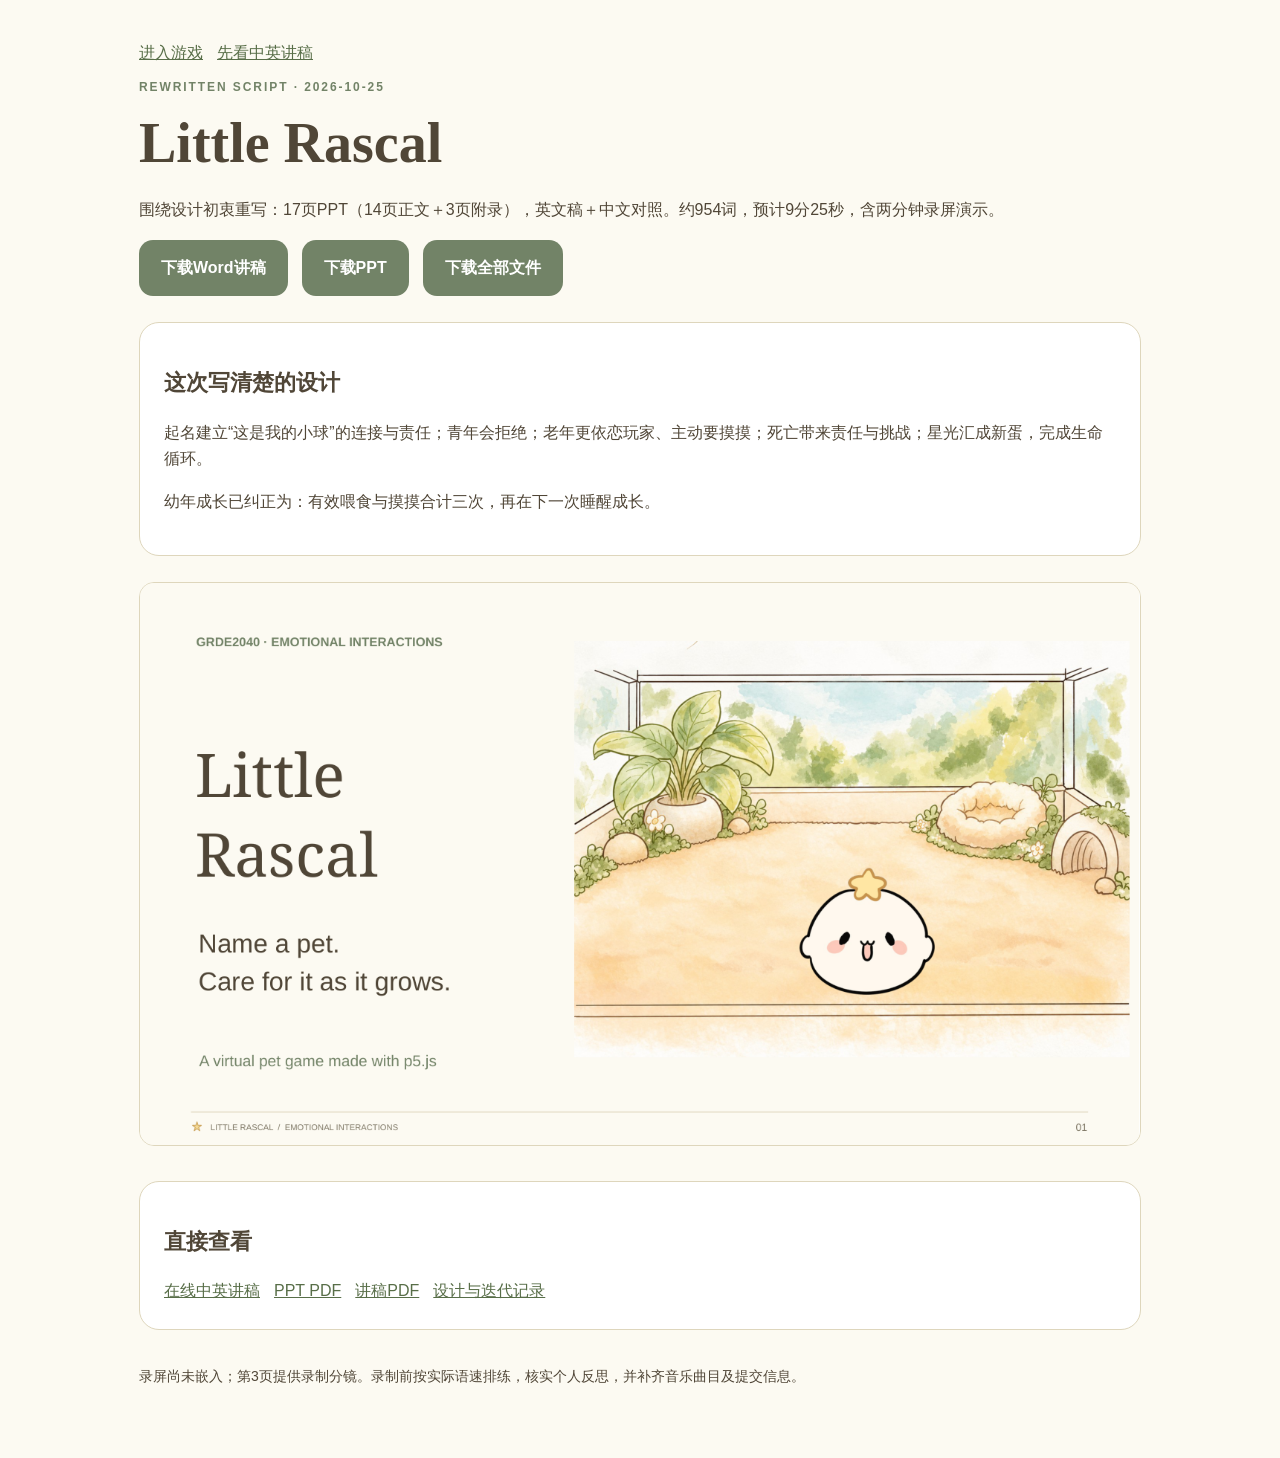
<file: presentation/index.html>
<!doctype html><html lang="zh-CN"><head><meta charset="utf-8"><meta name="viewport" content="width=device-width,initial-scale=1"><title>Little Rascal · Presentation</title><style>*{box-sizing:border-box}body{margin:0;background:#fcfaf2;color:#504637;font-family:Arial,"Noto Sans CJK SC",sans-serif;line-height:1.65}main{max-width:1050px;margin:0 auto;padding:40px 24px 70px}h1{font-family:Georgia,serif;font-size:clamp(34px,6vw,56px);line-height:1.2;margin:8px 0 20px}h2{font-size:22px}a{color:#586e48}nav,.downloads{display:flex;gap:14px;flex-wrap:wrap}.button{display:inline-block;border-radius:14px;background:#728367;color:white;padding:15px 22px;font-weight:bold;text-decoration:none}.secondary{background:#ece5d2;color:#504637}section{background:white;border:1px solid #ded6bc;border-radius:20px;padding:24px;margin:26px 0}img{width:100%;height:auto;border-radius:15px;border:1px solid #ded6bc}.muted{color:#817967}.tag{letter-spacing:.16em;font-size:12px;color:#728367;font-weight:bold}.script p{white-space:pre-line}.time{color:#817967;font-size:14px}details{margin:18px 0}summary{cursor:pointer;font-weight:bold}footer{margin-top:35px;font-size:14px}a:focus-visible{outline:3px solid #cca35a;outline-offset:4px}</style></head><body><main><nav><a href="../?v=387cfd0">进入游戏</a><a href="script.html?v=plain-v4-total-three-20261025">先看中英讲稿</a></nav><p class="tag">REWRITTEN SCRIPT · 2026-10-25</p><h1>Little Rascal</h1><p>围绕设计初衷重写：17页PPT（14页正文＋3页附录），英文稿＋中文对照。约954词，预计9分25秒，含两分钟录屏演示。</p><div class="downloads"><a class="button" download href="Little_Rascal_Speaker_Script_EN_ZH.docx?v=plain-v4-total-three-20261025">下载Word讲稿</a><a class="button" download href="Little_Rascal_Presentation.pptx?v=plain-v4-total-three-20261025">下载PPT</a><a class="button" download href="Little_Rascal_Presentation_Pack.zip?v=plain-v4-total-three-20261025">下载全部文件</a></div><section><h2>这次写清楚的设计</h2><p>起名建立“这是我的小球”的连接与责任；青年会拒绝；老年更依恋玩家、主动要摸摸；死亡带来责任与挑战；星光汇成新蛋，完成生命循环。</p><p>幼年成长已纠正为：有效喂食与摸摸合计三次，再在下一次睡醒成长。</p></section><img src="cover.png?v=plain-v4-total-three-20261025" alt="Little Rascal演示文稿封面"><section><h2>直接查看</h2><nav><a href="script.html?v=plain-v4-total-three-20261025">在线中英讲稿</a><a href="Little_Rascal_Presentation.pdf?v=plain-v4-total-three-20261025">PPT PDF</a><a href="Little_Rascal_Speaker_Script_EN_ZH.pdf?v=plain-v4-total-three-20261025">讲稿PDF</a><a href="Revision_Record_EN_ZH.md?v=plain-v4-total-three-20261025">设计与迭代记录</a></nav></section><footer>录屏尚未嵌入；第3页提供录制分镜。录制前按实际语速排练，核实个人反思，并补齐音乐曲目及提交信息。</footer></main></body></html>
</file>
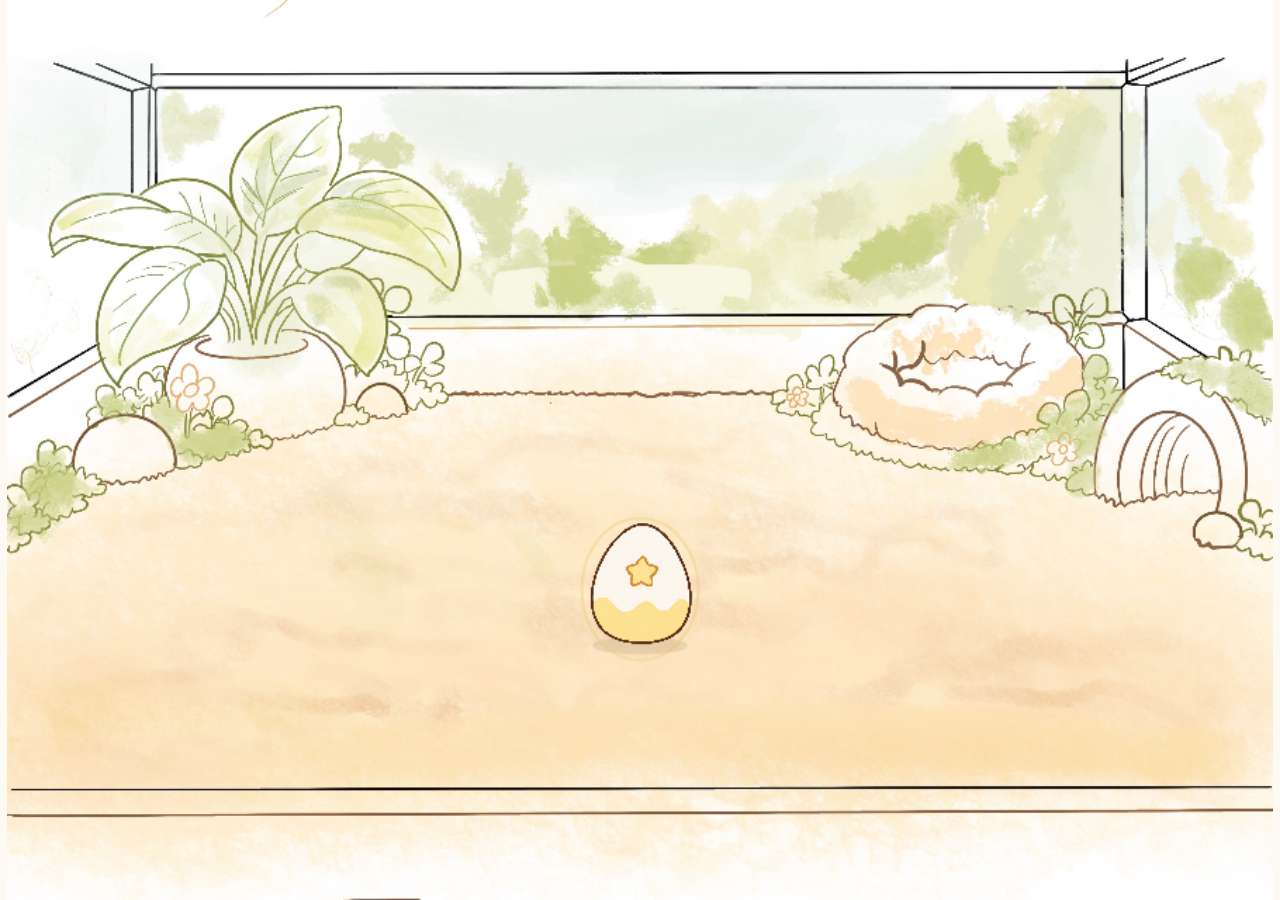
<file: previews/hatching/index.html>
<!doctype html>
<html lang="en">
<head>
  <meta charset="utf-8">
  <meta name="viewport" content="width=device-width, initial-scale=1">
  <base href="../../">
  <title>Little Rascal — Hatching preview</title>
  <link rel="stylesheet" href="style.css">
  <script src="p5.js"></script>
</head>
<body>
  <main aria-label="Hatching animation preview. Click the egg or press Enter to hatch. Press R to replay."></main>
  <script src="previews/hatching/sketch.js?v=gentle-hatch-2"></script>
</body>
</html>
</file>
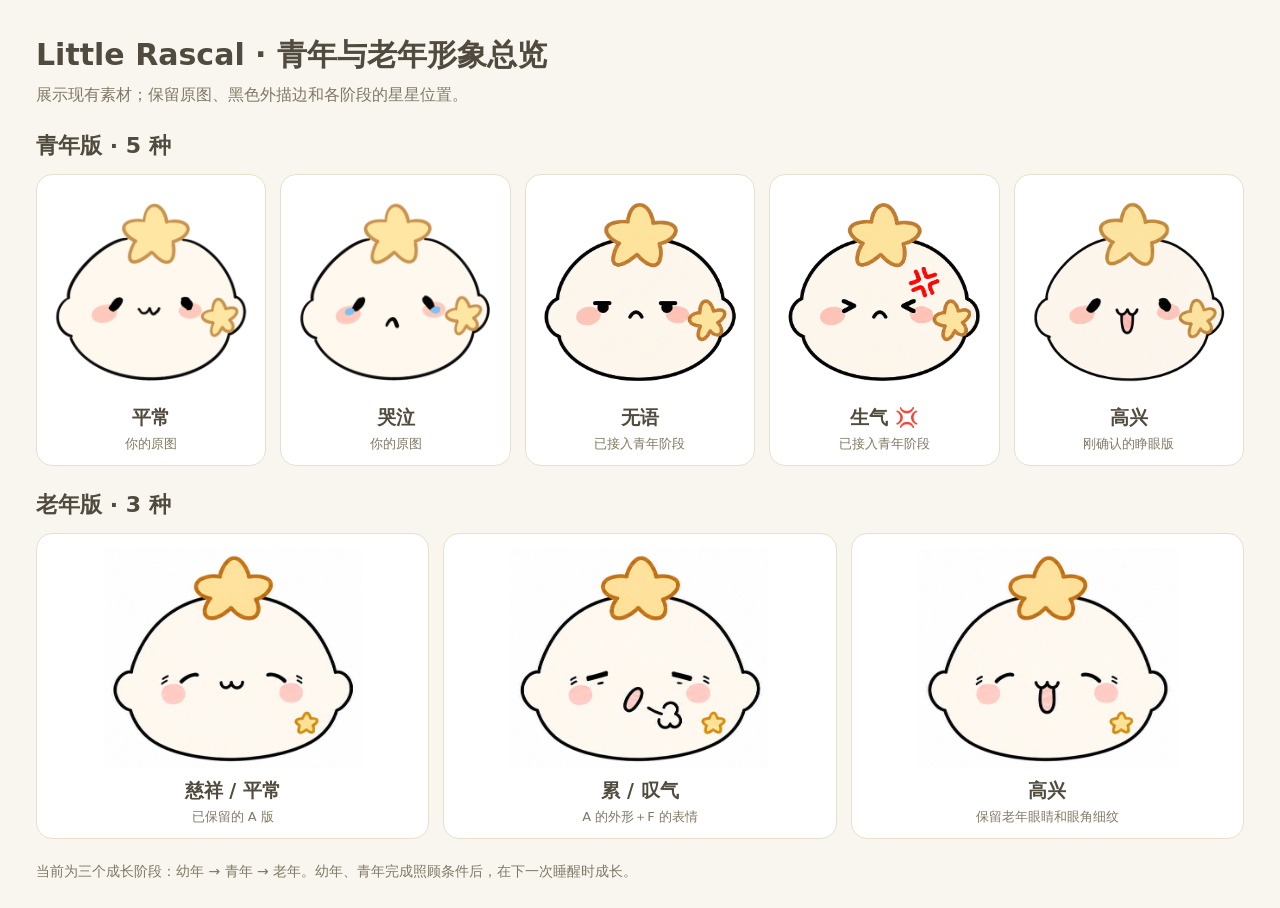
<file: design-options/appearance-gallery.html>
<!doctype html>
<html lang="zh-CN">
<head>
  <meta charset="utf-8">
  <meta name="viewport" content="width=device-width,initial-scale=1">
  <title>Little Rascal · 青年与老年形象总览</title>
  <style>
    * { box-sizing: border-box; }
    body { margin: 0; background: #f8f6ef; color: #514a3e; font: 16px/1.5 system-ui, sans-serif; }
    main { max-width: 1400px; padding: 32px 36px 26px; margin: auto; }
    h1 { font-size: 30px; margin: 0 0 6px; }
    .intro { margin: 0 0 22px; color: #817866; }
    h2 { font-size: 22px; margin: 22px 0 12px; }
    .grid { display: grid; gap: 14px; }
    .adult { grid-template-columns: repeat(5, minmax(0, 1fr)); }
    .elder { grid-template-columns: repeat(3, minmax(0, 1fr)); }
    figure { margin: 0; padding: 14px 12px 12px; background: #fff; border: 1px solid #e8e0cf; border-radius: 16px; text-align: center; }
    svg { display: block; width: 100%; height: 206px; overflow: hidden; }
    .elder svg { height: 220px; }
    figcaption { margin-top: 8px; font-weight: 650; font-size: 19px; }
    .detail { font-size: 13px; font-weight: 400; color: #827865; display: block; margin-top: 2px; }
    .note { font-size: 14px; margin: 22px 0 0; color: #817866; }
    @media (max-width: 850px) {
      main { padding: 22px 16px; }
      .adult { grid-template-columns: repeat(2, minmax(0, 1fr)); }
      .elder { grid-template-columns: repeat(2, minmax(0, 1fr)); }
      h1 { font-size: 25px; }
    }
    @media (max-width: 450px) {
      .grid { grid-template-columns: minmax(0, 1fr); }
    }
  </style>
</head>
<body>
  <main>
    <h1>Little Rascal · 青年与老年形象总览</h1>
    <p class="intro">展示现有素材；保留原图、黑色外描边和各阶段的星星位置。</p>
    <section aria-labelledby="adult-title">
      <h2 id="adult-title">青年版 · 5 种</h2>
      <div class="grid adult">
        <figure>
          <svg viewBox="924 575 887 831" role="img" aria-label="青年平常，用户原图"><image href="../assets/adult-original/normal.png" width="2732" height="2048" /></svg>
          <figcaption>平常<span class="detail">你的原图</span></figcaption>
        </figure>
        <figure>
          <svg viewBox="937 585 871 816" role="img" aria-label="青年哭泣，用户原图"><image href="../assets/adult-original/crying.png" width="2732" height="2048" /></svg>
          <figcaption>哭泣<span class="detail">你的原图</span></figcaption>
        </figure>
        <figure>
          <svg viewBox="71 100 600 563" role="img" aria-label="青年无语，现有设计稿"><image href="adult-outlined-expression-review.png" width="1993" height="789" /></svg>
          <figcaption>无语<span class="detail">已接入青年阶段</span></figcaption>
        </figure>
        <figure>
          <svg viewBox="695 100 601 563" role="img" aria-label="青年生气，红色愤怒符号，现有设计稿"><image href="adult-outlined-expression-review.png" width="1993" height="789" /></svg>
          <figcaption>生气 💢<span class="detail">已接入青年阶段</span></figcaption>
        </figure>
        <figure>
          <svg viewBox="448 297 540 510" role="img" aria-label="青年高兴，睁眼加细长粉色开口"><image href="adult-happy-open-eyes.png" width="1448" height="1086" /></svg>
          <figcaption>高兴<span class="detail">刚确认的睁眼版</span></figcaption>
        </figure>
      </div>
    </section>
    <section aria-labelledby="elder-title">
      <h2 id="elder-title">老年版 · 3 种</h2>
      <div class="grid elder">
        <figure>
          <svg viewBox="76 90 594 510" role="img" aria-label="老年慈祥，A版"><defs><clipPath id="elder-kind"><rect x="76" y="90" width="594" height="510" /></clipPath></defs><image href="elder-a-tired-happy.png" width="2043" height="770" clip-path="url(#elder-kind)" /></svg>
          <figcaption>慈祥 / 平常<span class="detail">已保留的 A 版</span></figcaption>
        </figure>
        <figure>
          <svg viewBox="718 90 595 510" role="img" aria-label="老年累，F叹气版"><defs><clipPath id="elder-tired"><rect x="718" y="90" width="595" height="510" /></clipPath></defs><image href="elder-a-tired-happy.png" width="2043" height="770" clip-path="url(#elder-tired)" /></svg>
          <figcaption>累 / 叹气<span class="detail">A 的外形＋F 的表情</span></figcaption>
        </figure>
        <figure>
          <svg viewBox="1360 90 595 510" role="img" aria-label="老年高兴，保留眼角细纹"><defs><clipPath id="elder-happy"><rect x="1360" y="90" width="595" height="510" /></clipPath></defs><image href="elder-a-tired-happy.png" width="2043" height="770" clip-path="url(#elder-happy)" /></svg>
          <figcaption>高兴<span class="detail">保留老年眼睛和眼角细纹</span></figcaption>
        </figure>
      </div>
    </section>
    <p class="note">当前为三个成长阶段：幼年 → 青年 → 老年。幼年、青年完成照顾条件后，在下一次睡醒时成长。</p>
  </main>
</body>
</html>
</file>
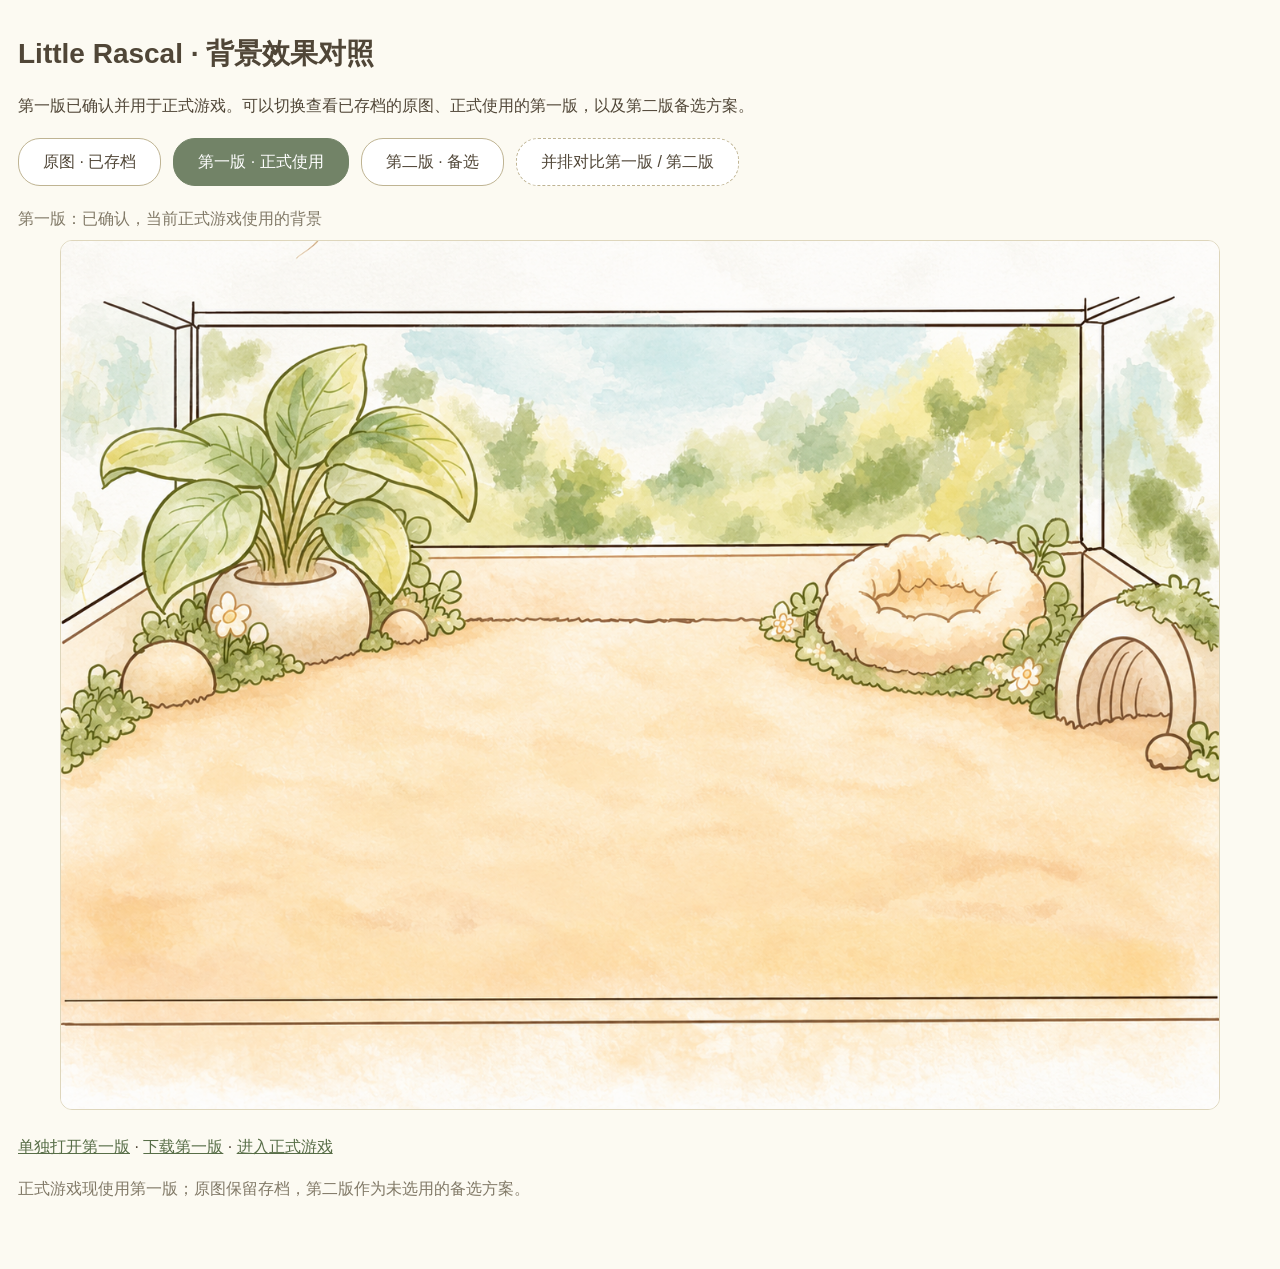
<file: design-options/background-review.html>
<!doctype html>
<html lang="zh-CN">
<head>
<meta charset="utf-8">
<meta name="viewport" content="width=device-width,initial-scale=1">
<title>Little Rascal · 背景效果对照</title>
<style>
*{box-sizing:border-box}
[hidden]{display:none!important}
body{margin:0;background:#fcfaf2;color:#504637;font-family:Arial,sans-serif;line-height:1.6}
main{max-width:1400px;margin:auto;padding:24px 18px 60px}
h1{font-size:28px;margin:8px 0}
h2{font-size:20px;margin:0 0 10px}
nav{display:flex;flex-wrap:wrap;gap:12px;margin:20px 0}
button,a{font:inherit}
button{border:1px solid #bfb493;border-radius:22px;background:white;padding:10px 24px;cursor:pointer;color:#504637}
button[aria-pressed="true"]{background:#728367;color:white;border-color:#728367}
.compare-toggle{border-style:dashed}
a{color:#586e48}
img{display:block;width:100%;height:auto;background:#fff;border:1px solid #ded6bc;border-radius:12px}
.caption{color:#817967;margin:8px 0}
.foot{margin-top:24px}
.single{max-width:1160px;margin:auto}
.comparison{display:grid;grid-template-columns:repeat(2,minmax(0,1fr));gap:20px;margin-top:20px}
figure{margin:0;padding:16px;background:#fffdf7;border:1px solid #ded6bc;border-radius:16px}
figcaption{margin-top:12px}
figcaption a{white-space:nowrap}
button:focus-visible,a:focus-visible{outline:3px solid #cca35a;outline-offset:3px}
@media(max-width:720px){.comparison{grid-template-columns:1fr}h1{font-size:24px}button{padding:9px 17px}}
</style>
</head>
<body>
<main>
<h1>Little Rascal · 背景效果对照</h1>
<p>第一版已确认并用于正式游戏。可以切换查看已存档的原图、正式使用的第一版，以及第二版备选方案。</p>
<nav aria-label="选择背景版本">
<button type="button" id="original" aria-pressed="false">原图 · 已存档</button>
<button type="button" id="v1" aria-pressed="true">第一版 · 正式使用</button>
<button type="button" id="v2" aria-pressed="false">第二版 · 备选</button>
<button type="button" id="compare" class="compare-toggle" aria-pressed="false" aria-expanded="false" aria-controls="comparison">并排对比第一版 / 第二版</button>
</nav>
<p class="caption" id="caption" aria-live="polite">第一版：已确认，当前正式游戏使用的背景</p>
<section class="single" id="single-view" aria-label="当前选择的背景">
<img id="background" src="background-refined.png" alt="已确认的第一版水彩房间背景，当前正式游戏使用">
</section>
<section class="comparison" id="comparison" aria-label="第一版与第二版并排对照" hidden>
<figure>
<h2>A · 第一版 · 已确认／正式使用</h2>
<img src="background-refined.png" alt="已确认并正式使用的第一版水彩房间背景" loading="lazy">
<figcaption><a href="background-refined.png" target="_blank" rel="noopener">单独打开第一版</a> · <a href="background-refined.png" download>下载第一版</a></figcaption>
</figure>
<figure>
<h2>B · 第二版 · 备选／未选用</h2>
<img src="background-refined-v2.png" alt="未选用的第二版水彩房间背景备选方案" loading="lazy">
<figcaption><a href="background-refined-v2.png" target="_blank" rel="noopener">单独打开第二版</a> · <a href="background-refined-v2.png" download>下载第二版</a></figcaption>
</figure>
</section>
<p class="foot"><a id="open-selected" href="background-refined.png" target="_blank" rel="noopener">单独打开第一版</a> · <a id="download-selected" href="background-refined.png" download>下载第一版</a> · <a href="../">进入正式游戏</a></p>
<p class="caption">正式游戏现使用第一版；原图保留存档，第二版作为未选用的备选方案。</p>
</main>
<script>
const image=document.getElementById('background');
const caption=document.getElementById('caption');
const singleView=document.getElementById('single-view');
const comparison=document.getElementById('comparison');
const compareButton=document.getElementById('compare');
const openSelected=document.getElementById('open-selected');
const downloadSelected=document.getElementById('download-selected');
const choices={
 original:{src:'../map.jpg',name:'原图',label:'原图：已存档，保留原始背景素材'},
 v1:{src:'background-refined.png',name:'第一版',label:'第一版：已确认，当前正式游戏使用的背景'},
 v2:{src:'background-refined-v2.png',name:'第二版',label:'第二版备选方案：未选用，保留作设计对照'}
};
let selected='v1';
function setComparison(show){
 singleView.hidden=show;
 comparison.hidden=!show;
 compareButton.setAttribute('aria-pressed',String(show));
 compareButton.setAttribute('aria-expanded',String(show));
 caption.textContent=show?'并排对照：A 为已确认的正式背景，B 为未选用的第二版；手机上将上下排列。':choices[selected].label;
}
function selectBackground(id){
 selected=id;
 const choice=choices[id];
 image.src=choice.src;
 image.alt=choice.label;
 openSelected.href=downloadSelected.href=choice.src;
 openSelected.textContent='单独打开'+choice.name;
 downloadSelected.textContent='下载'+choice.name;
 for(const key of Object.keys(choices))document.getElementById(key).setAttribute('aria-pressed',String(key===id));
 setComparison(false);
}
for(const id of Object.keys(choices))document.getElementById(id).addEventListener('click',()=>selectBackground(id));
compareButton.addEventListener('click',()=>setComparison(comparison.hidden));
</script>
</body>
</html>
</file>
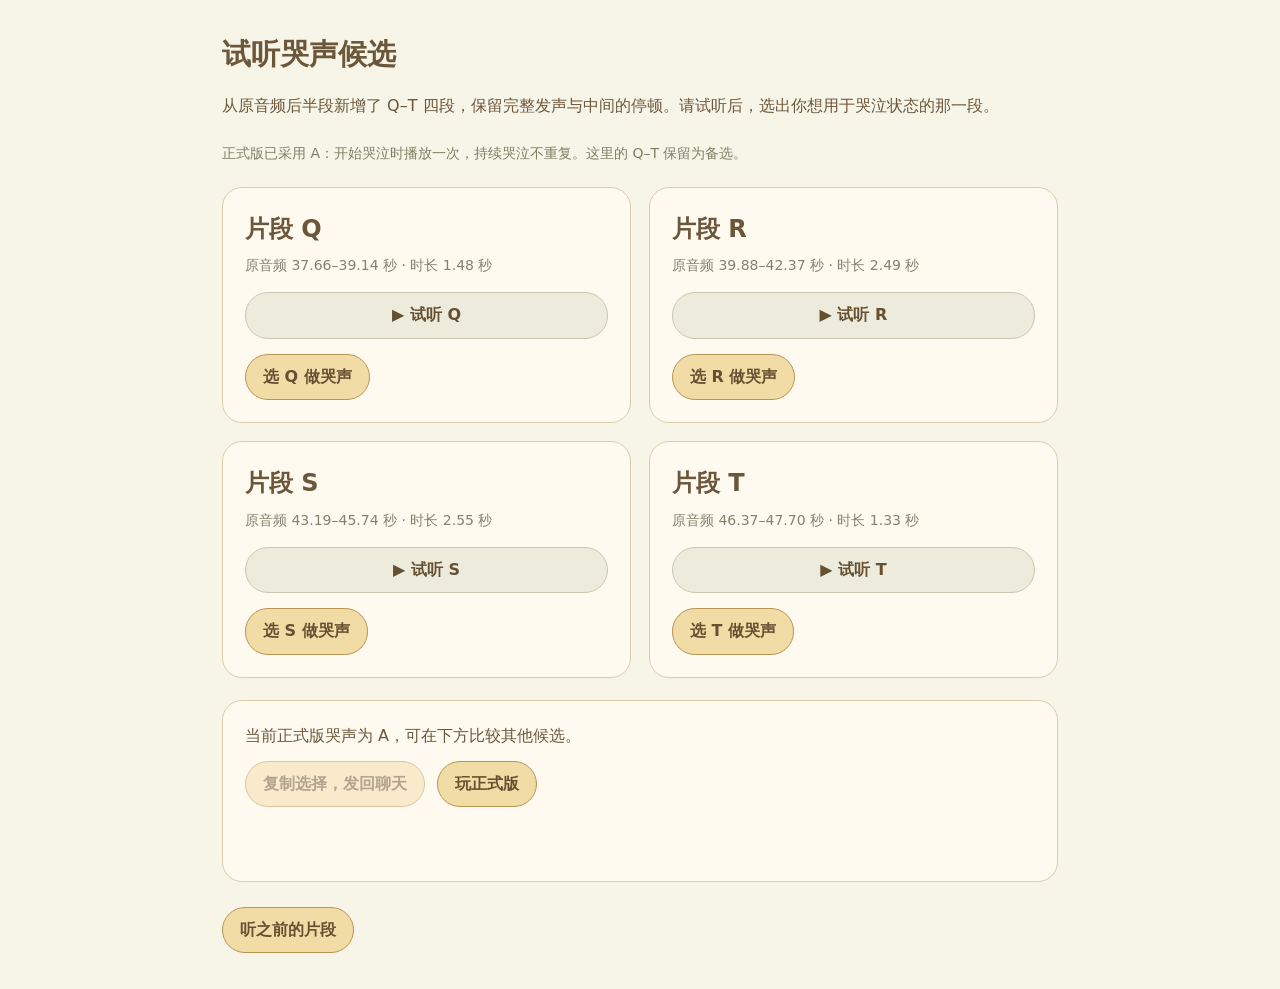
<file: design-options/cry-review.html>
<!doctype html>
<html lang="zh-CN">
<head>
  <meta charset="utf-8">
  <meta name="viewport" content="width=device-width,initial-scale=1">
  <title>Little Rascal · 哭声候选试听</title>
  <style>
    *{box-sizing:border-box}body{margin:0;background:#f7f4e8;color:#6c573b;font:16px/1.65 system-ui,sans-serif}main{max-width:880px;margin:36px auto;padding:0 22px}h1{font-size:29px;line-height:1.3}p{margin:12px 0 22px}.muted{font-size:14px;color:#7e8064}.grid{display:grid;grid-template-columns:repeat(2,minmax(0,1fr));gap:18px}.card,.selection{background:#fffaf0;border:1px solid #dbcda9;border-radius:20px;padding:22px}.card h2{margin:0;font-size:24px}.time{font-size:14px;color:#81846d;margin:5px 0 15px}audio{display:none}button,a{display:inline-block;border:1px solid #b89455;border-radius:23px;padding:9px 17px;background:#f2dca6;color:#665032;font:inherit;font-weight:600;text-decoration:none;cursor:pointer}.listen{display:block;width:100%;margin-bottom:15px;background:#ecebdc;border-color:#c9c9af}button[aria-pressed=true]{background:#d9e2c7}button:disabled{opacity:.5;cursor:default}button:focus-visible,a:focus-visible{outline:3px solid #9aab80;outline-offset:3px}.selection{margin-top:22px}.selection p{margin:0 0 12px}.links{display:flex;flex-wrap:wrap;gap:12px}#status{min-height:1.6em;margin-top:14px}.back{margin:25px 0 35px}@media(max-width:600px){.grid{grid-template-columns:1fr}main{margin-top:24px}}
  </style>
</head>
<body>
<main>
  <h1>试听哭声候选</h1>
  <p>从原音频后半段新增了 Q–T 四段，保留完整发声与中间的停顿。请试听后，选出你想用于哭泣状态的那一段。</p>
  <p class="muted">正式版已采用 A：开始哭泣时播放一次，持续哭泣不重复。这里的 Q–T 保留为备选。</p>
  <div class="grid" id="clips" aria-busy="true"></div>
  <section class="selection">
    <p id="chosen" aria-live="polite">当前正式版哭声为 A，可在下方比较其他候选。</p>
    <div class="links">
      <button type="button" id="copy" disabled>复制选择，发回聊天</button>
      <a href="../?v=child-rhythm-cry-3" target="_blank" rel="noopener">玩正式版</a>
    </div>
    <p id="status" role="status"></p>
  </section>
  <div class="back"><a href="voice-review.html?v=cry-candidates-1">听之前的片段</a></div>
</main>
<script src="cry-review.js?v=cry-candidates-1"></script>
</body>
</html>
</file>
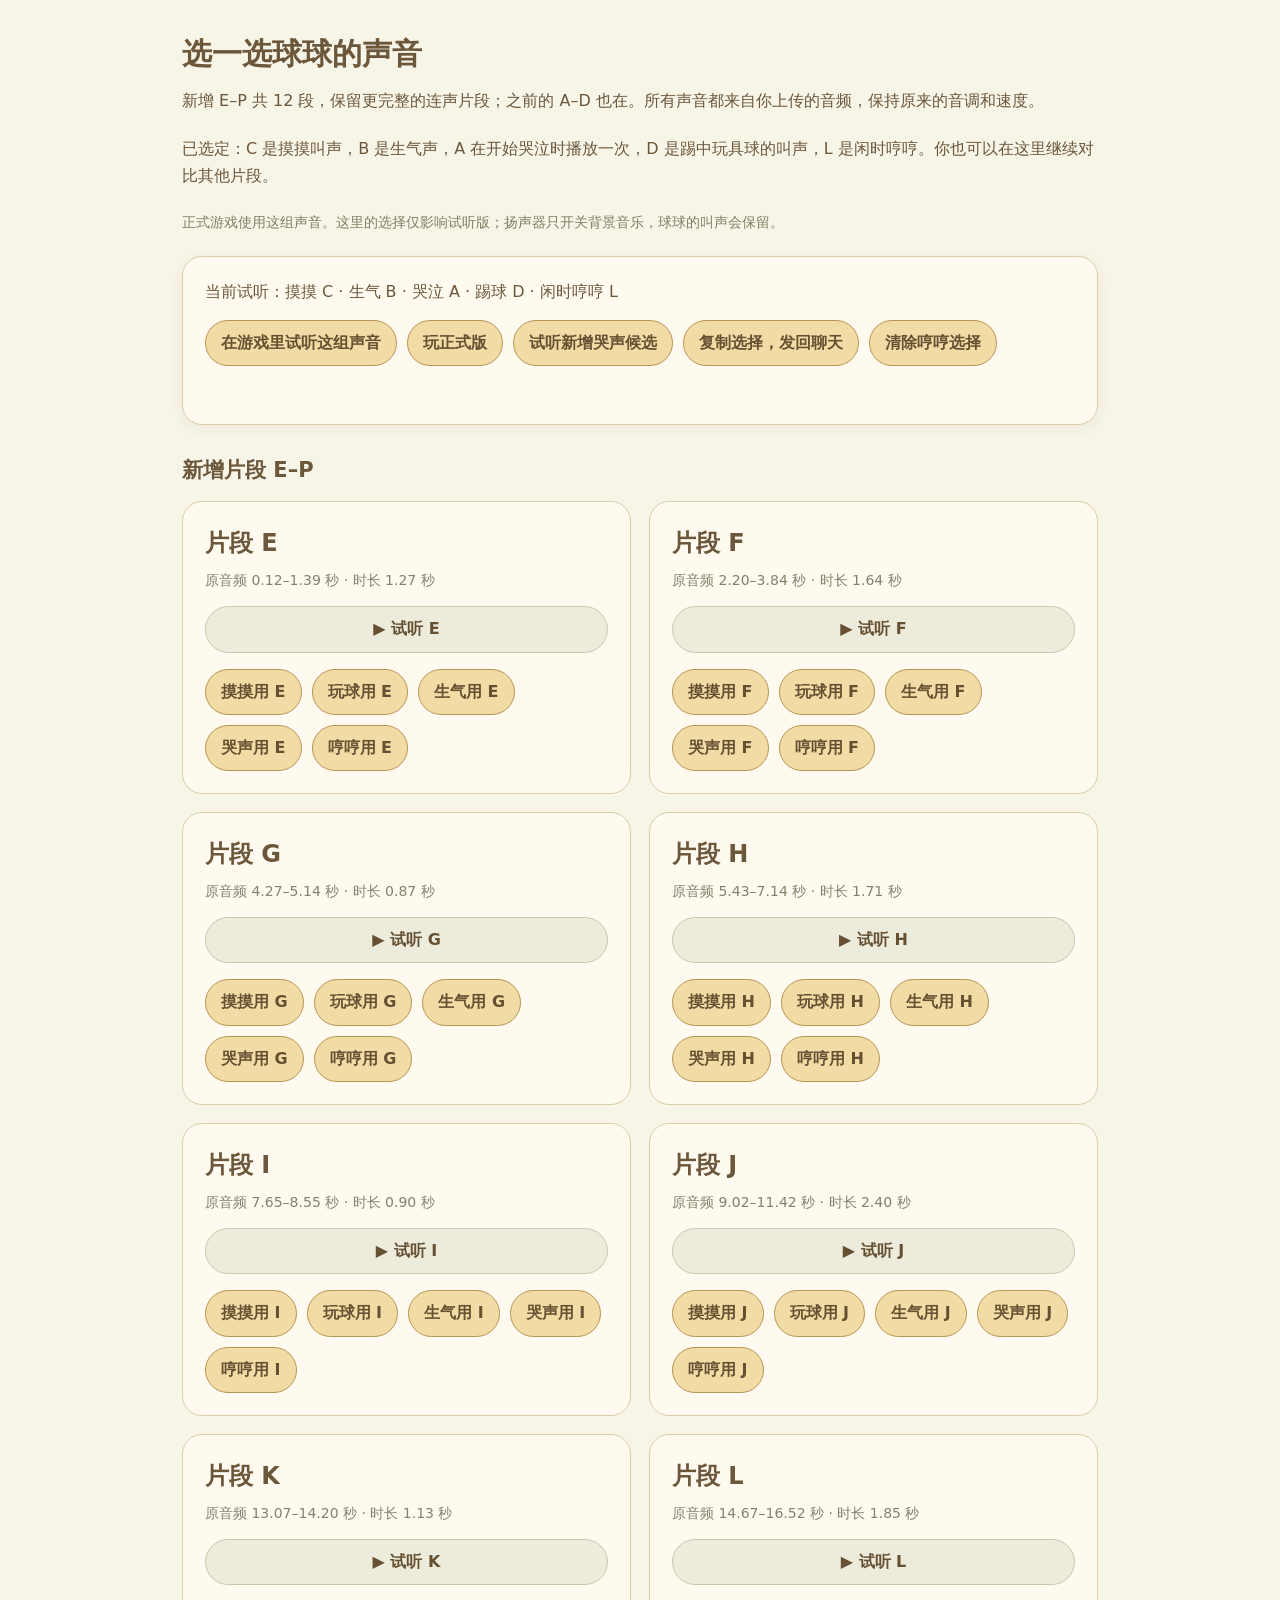
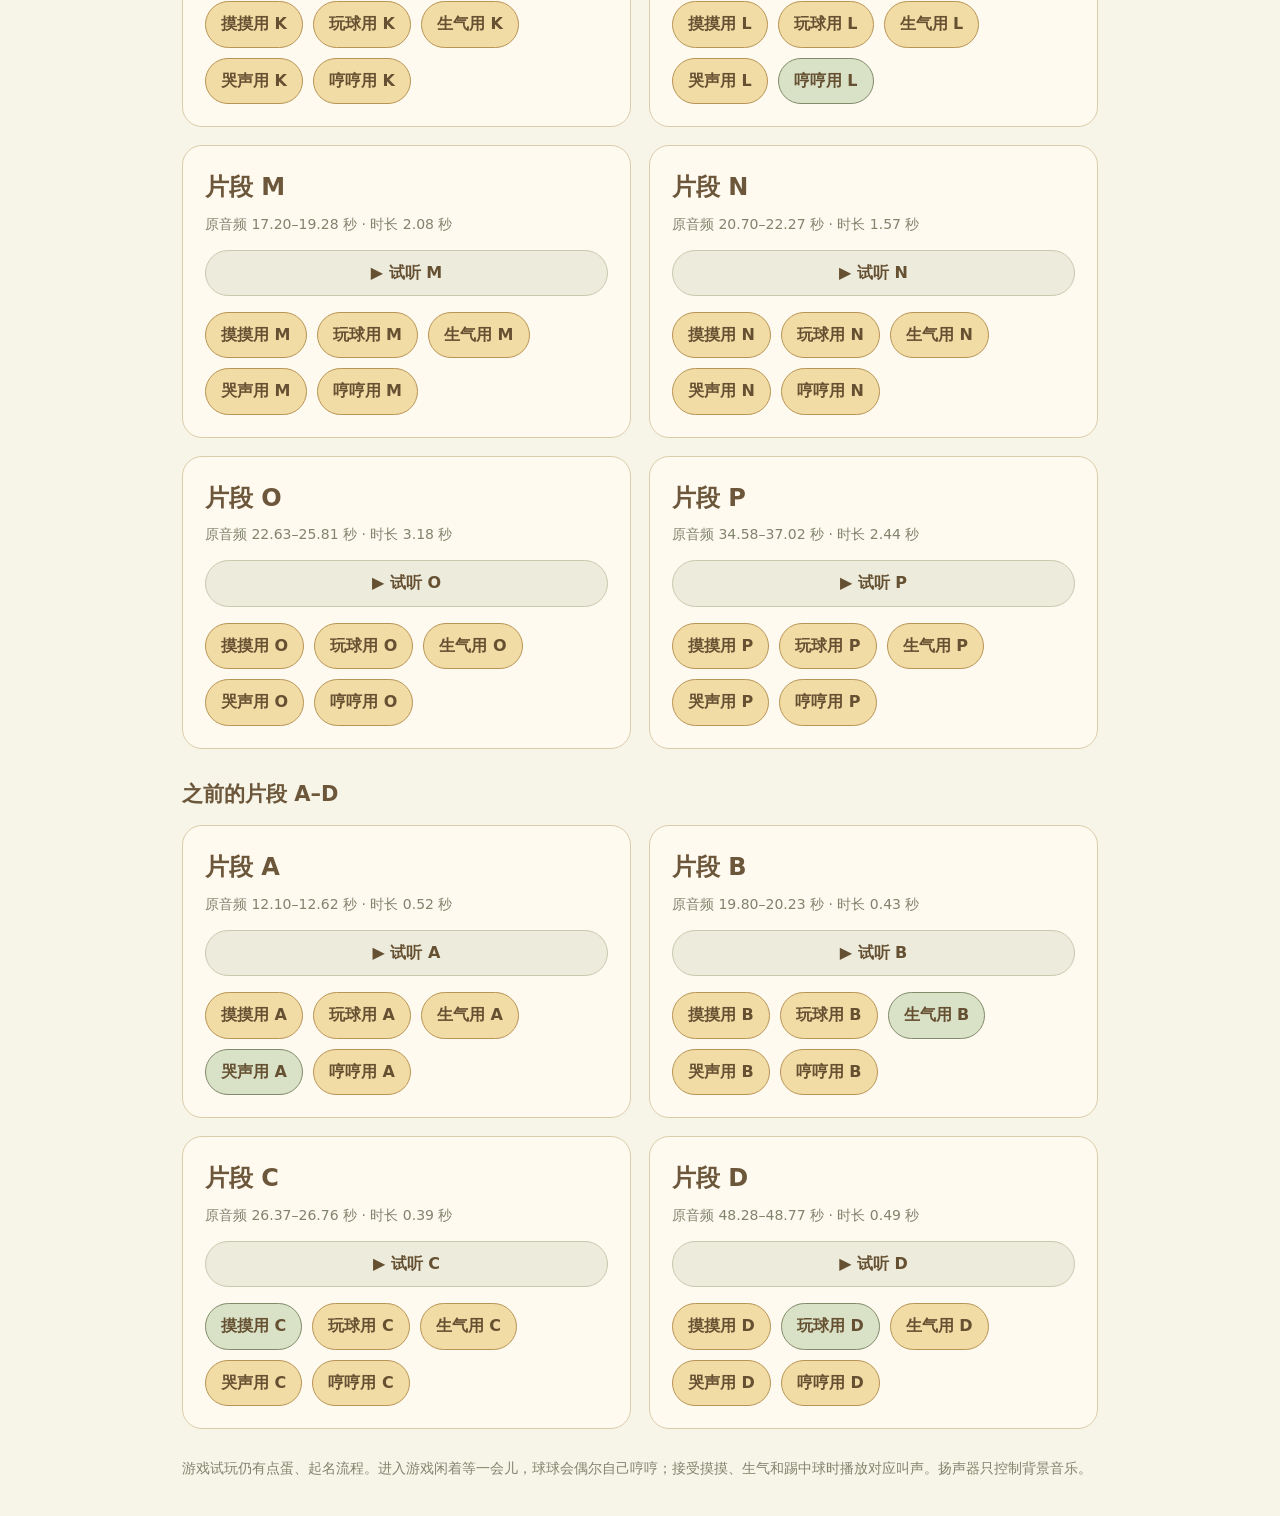
<file: design-options/voice-review.html>
<!doctype html>
<html lang="zh-CN">
<head>
  <meta charset="utf-8">
  <meta name="viewport" content="width=device-width,initial-scale=1">
  <title>Little Rascal · 原声试听</title>
  <style>
    *{box-sizing:border-box}
    body{margin:0;background:#f7f4e8;color:#6c573b;font:16px/1.65 system-ui,sans-serif}
    main{max-width:960px;margin:36px auto;padding:0 22px}
    h1{font-size:30px;line-height:1.2;margin:0 0 16px}h2{font-size:21px;margin:28px 0 14px}
    p{margin:10px 0 22px}.muted{color:#7e8064;font-size:14px}
    .grid{display:grid;grid-template-columns:repeat(2,minmax(0,1fr));gap:18px}
    .card,.selection{background:#fffaf0;border:1px solid #dbcda9;border-radius:20px;padding:22px}
    .card h3{margin:0;font-size:24px}.time{font-size:14px;color:#81846d;margin:5px 0 14px}
    audio{display:none}
    button,a.button{display:inline-block;border:1px solid #b89455;border-radius:24px;padding:9px 15px;background:#f2dca6;color:#665032;font:inherit;font-weight:600;text-decoration:none;cursor:pointer}
    .listen{display:block;width:100%;margin-bottom:16px;background:#ecebdc;border-color:#c9c9af}
    button[aria-pressed=true]{background:#d9e2c7;border-color:#818a69}
    button:focus-visible,a:focus-visible{outline:3px solid #9aab80;outline-offset:3px}
    .choices{display:flex;flex-wrap:wrap;gap:10px}
    .selection{margin:22px 0 16px;box-shadow:0 4px 14px #6c573b10}.selection p{margin:0 0 14px}
    #status{min-height:1.7em;margin:12px 0 0;font-size:14px}
    footer{font-size:14px;color:#81846d;margin:28px 0 35px}
    @media(max-width:600px){main{margin-top:24px}.grid{grid-template-columns:1fr}}
  </style>
</head>
<body>
<main>
  <h1>选一选球球的声音</h1>
  <p>新增 E–P 共 12 段，保留更完整的连声片段；之前的 A–D 也在。所有声音都来自你上传的音频，保持原来的音调和速度。</p>
  <p>已选定：C 是摸摸叫声，B 是生气声，A 在开始哭泣时播放一次，D 是踢中玩具球的叫声，L 是闲时哼哼。你也可以在这里继续对比其他片段。</p>
  <p class="muted">正式游戏使用这组声音。这里的选择仅影响试听版；扬声器只开关背景音乐，球球的叫声会保留。</p>
  <section class="selection" aria-label="当前选择">
    <p id="selected" aria-live="polite"></p>
    <div class="choices">
      <a class="button" id="try-game" target="_blank" rel="noopener">在游戏里试听这组声音</a>
      <a class="button" href="../?v=child-rhythm-cry-3" target="_blank" rel="noopener">玩正式版</a>
      <a class="button" href="cry-review.html?v=cry-candidates-1">试听新增哭声候选</a>
      <button id="copy" type="button">复制选择，发回聊天</button>
      <button id="clear-idle" type="button">清除哼哼选择</button>
    </div>
    <p id="status" role="status"></p>
  </section>
  <div id="clips" aria-busy="true">
    <h2>新增片段 E–P</h2>
    <div class="grid" id="new-clips"></div>
    <h2>之前的片段 A–D</h2>
    <div class="grid" id="previous-clips"></div>
  </div>
  <footer>游戏试玩仍有点蛋、起名流程。进入游戏闲着等一会儿，球球会偶尔自己哼哼；接受摸摸、生气和踢中球时播放对应叫声。扬声器只控制背景音乐。</footer>
</main>
<script src="voice-review.js?v=child-rhythm-cry-3"></script>
</body>
</html>
</file>
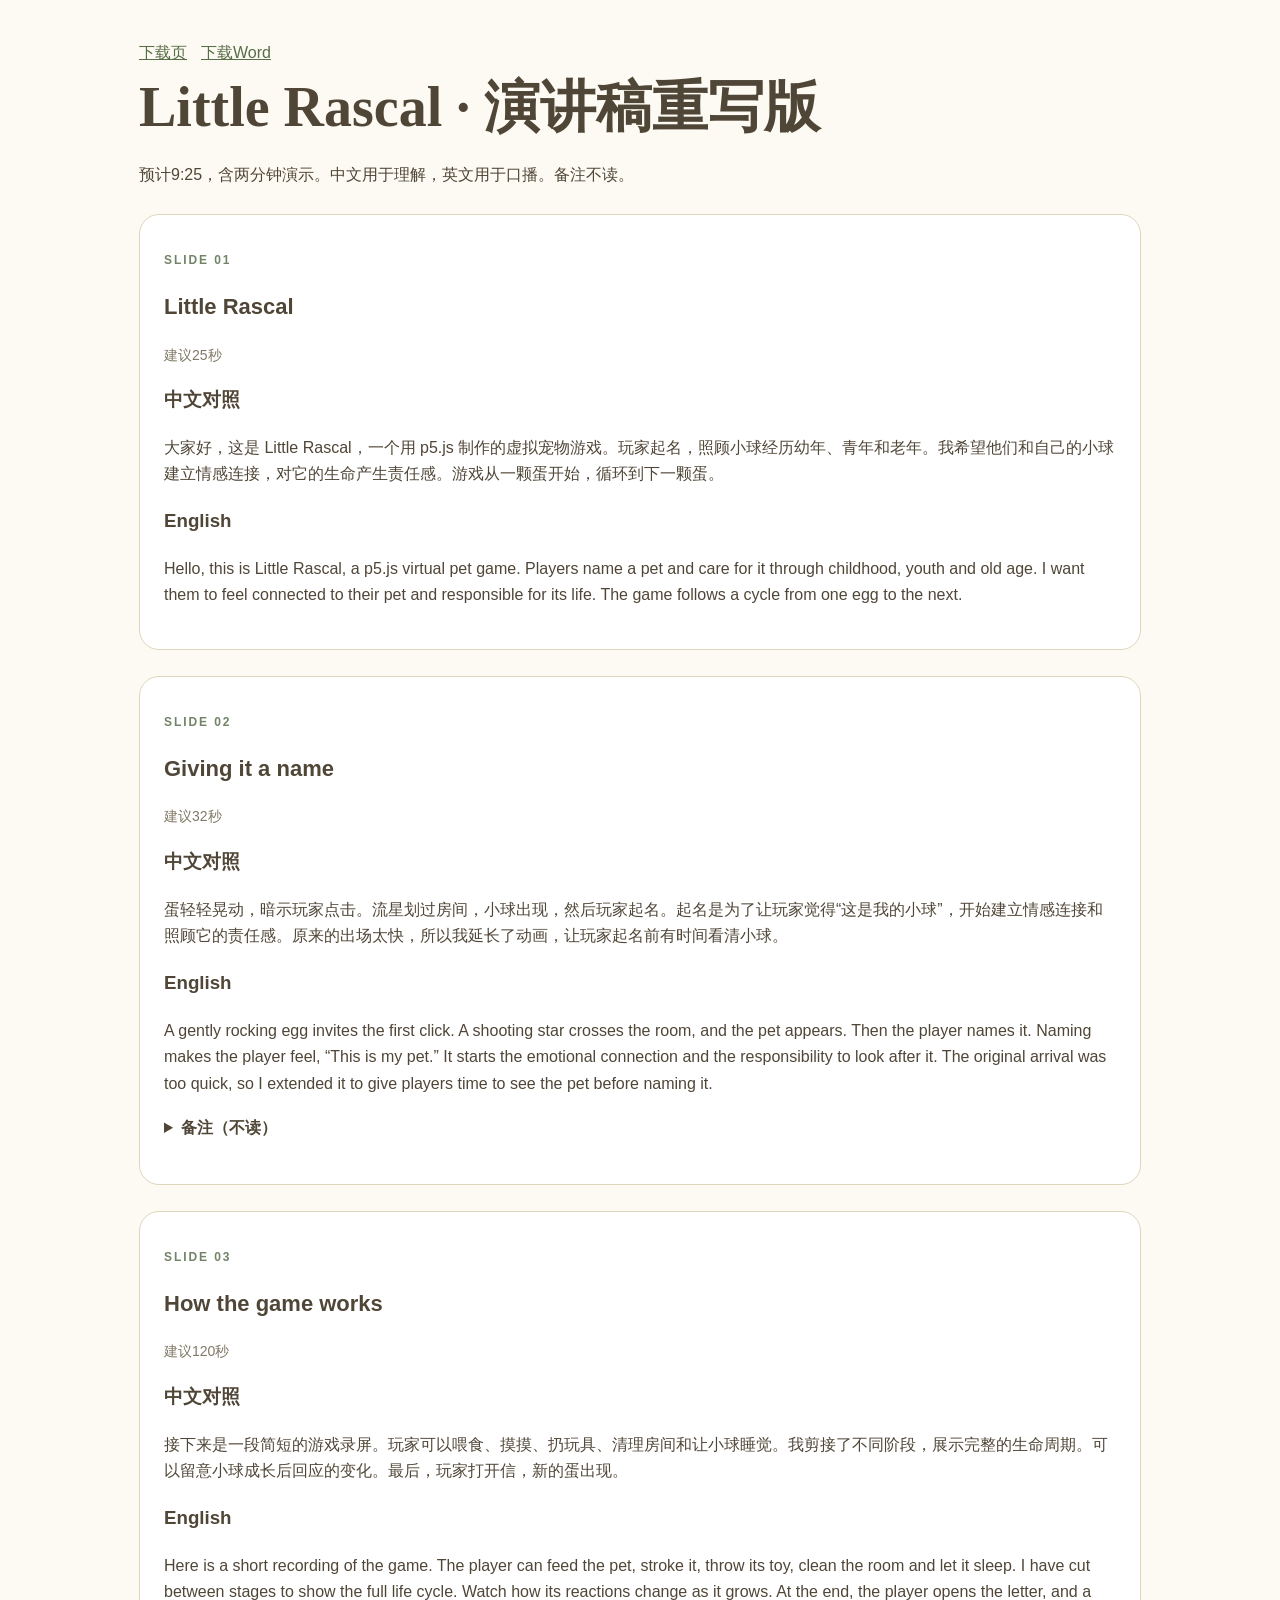
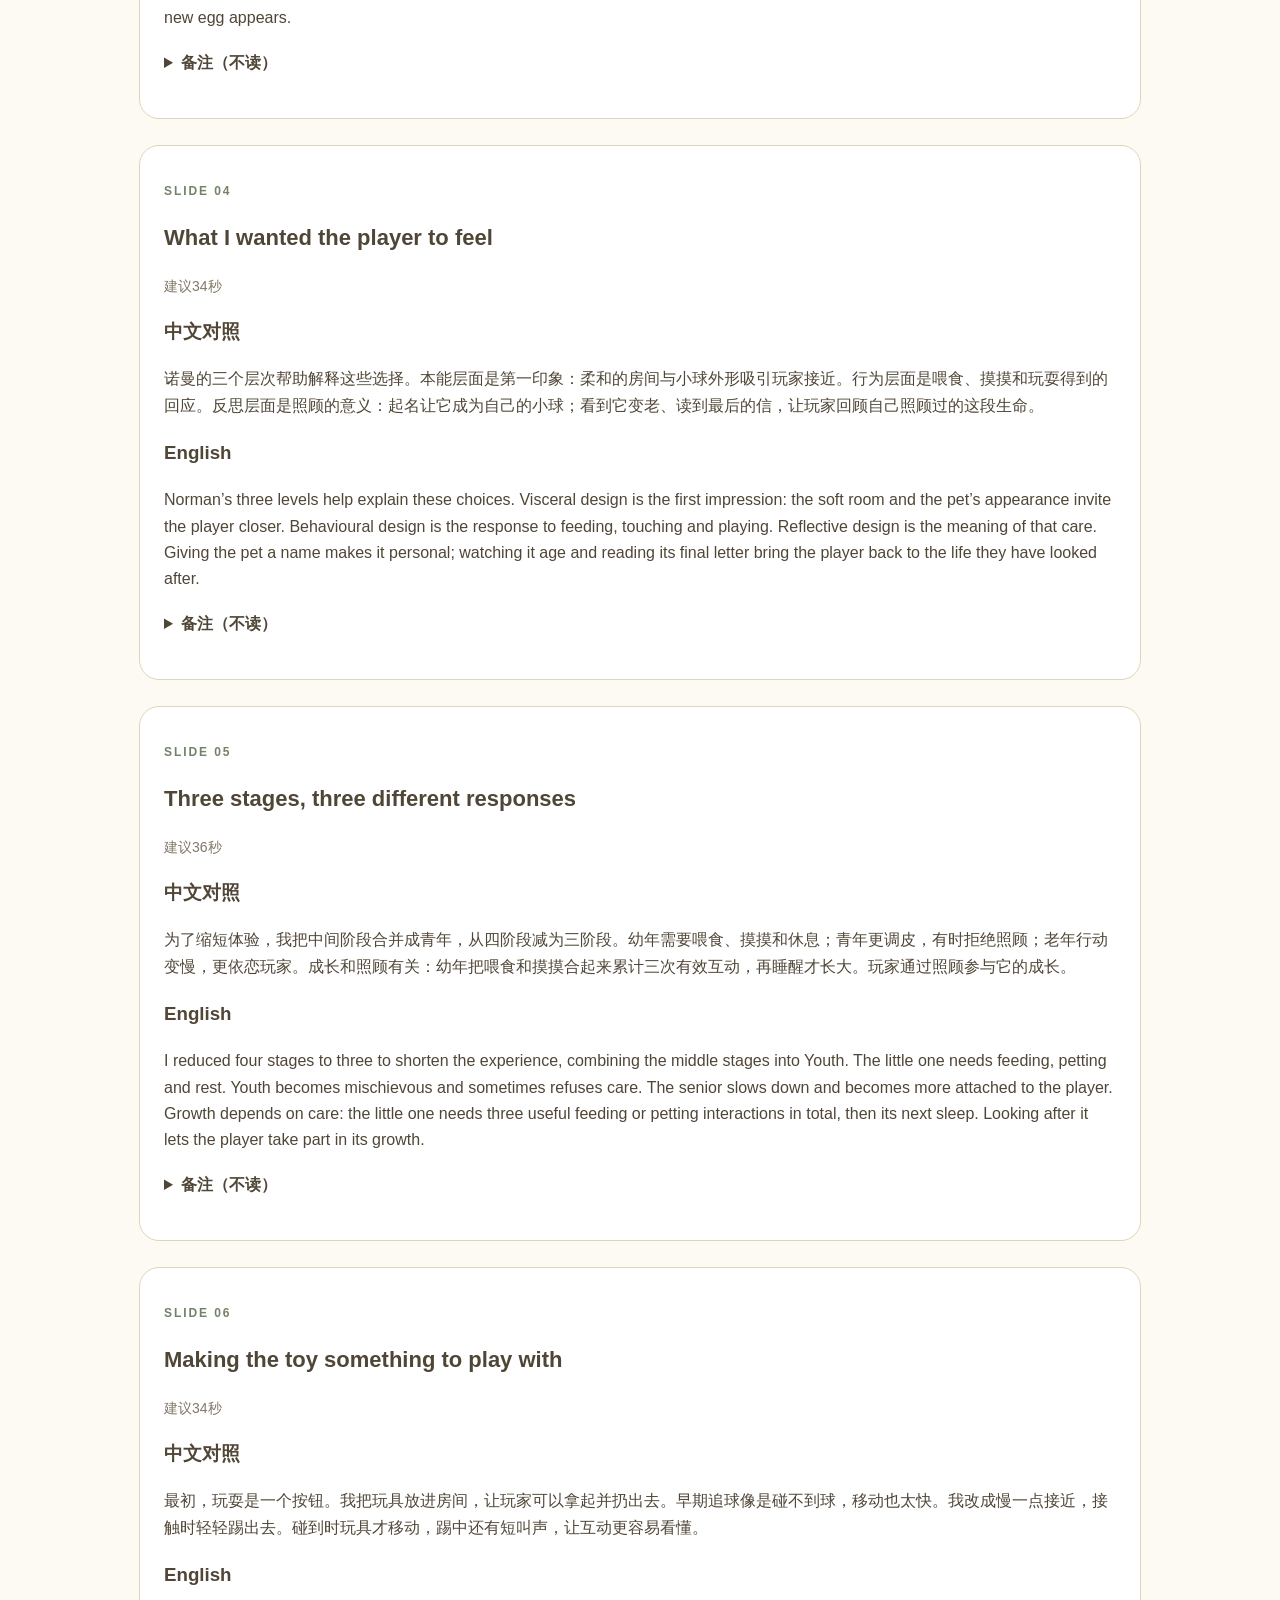
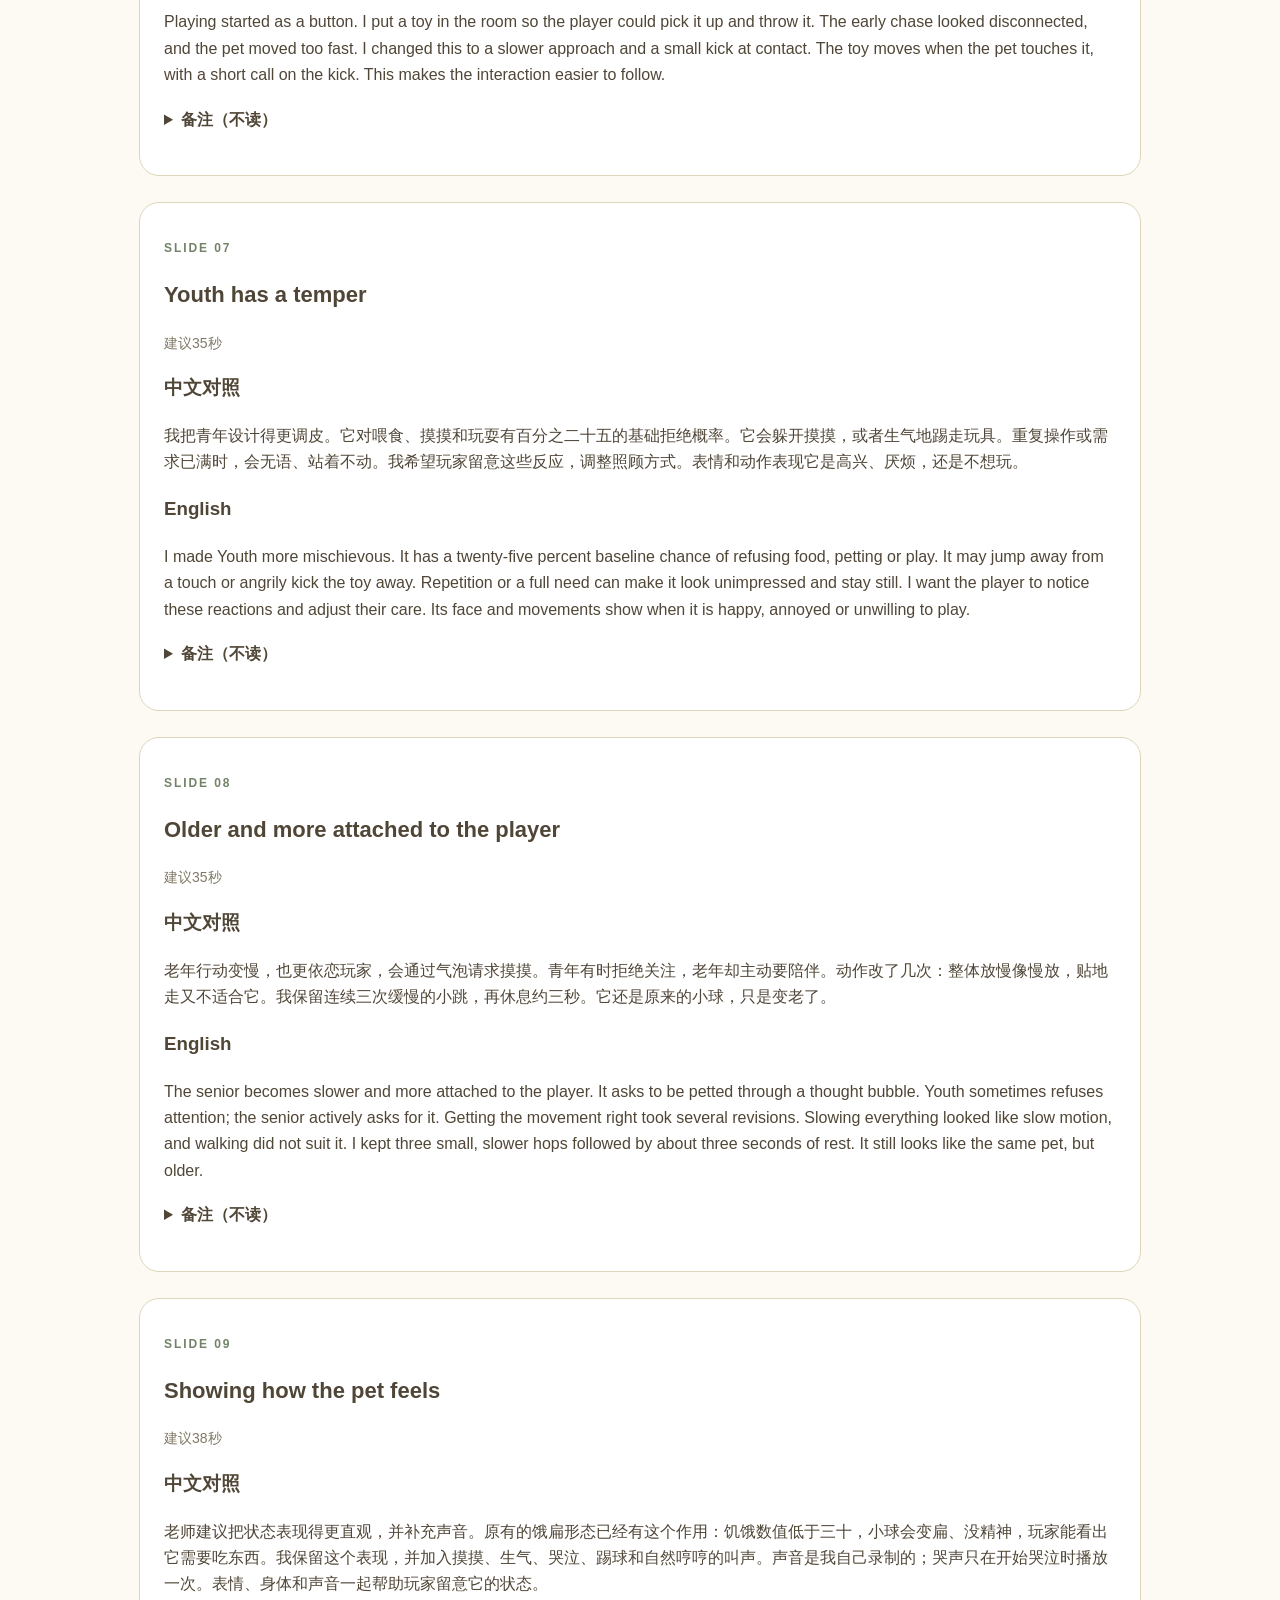
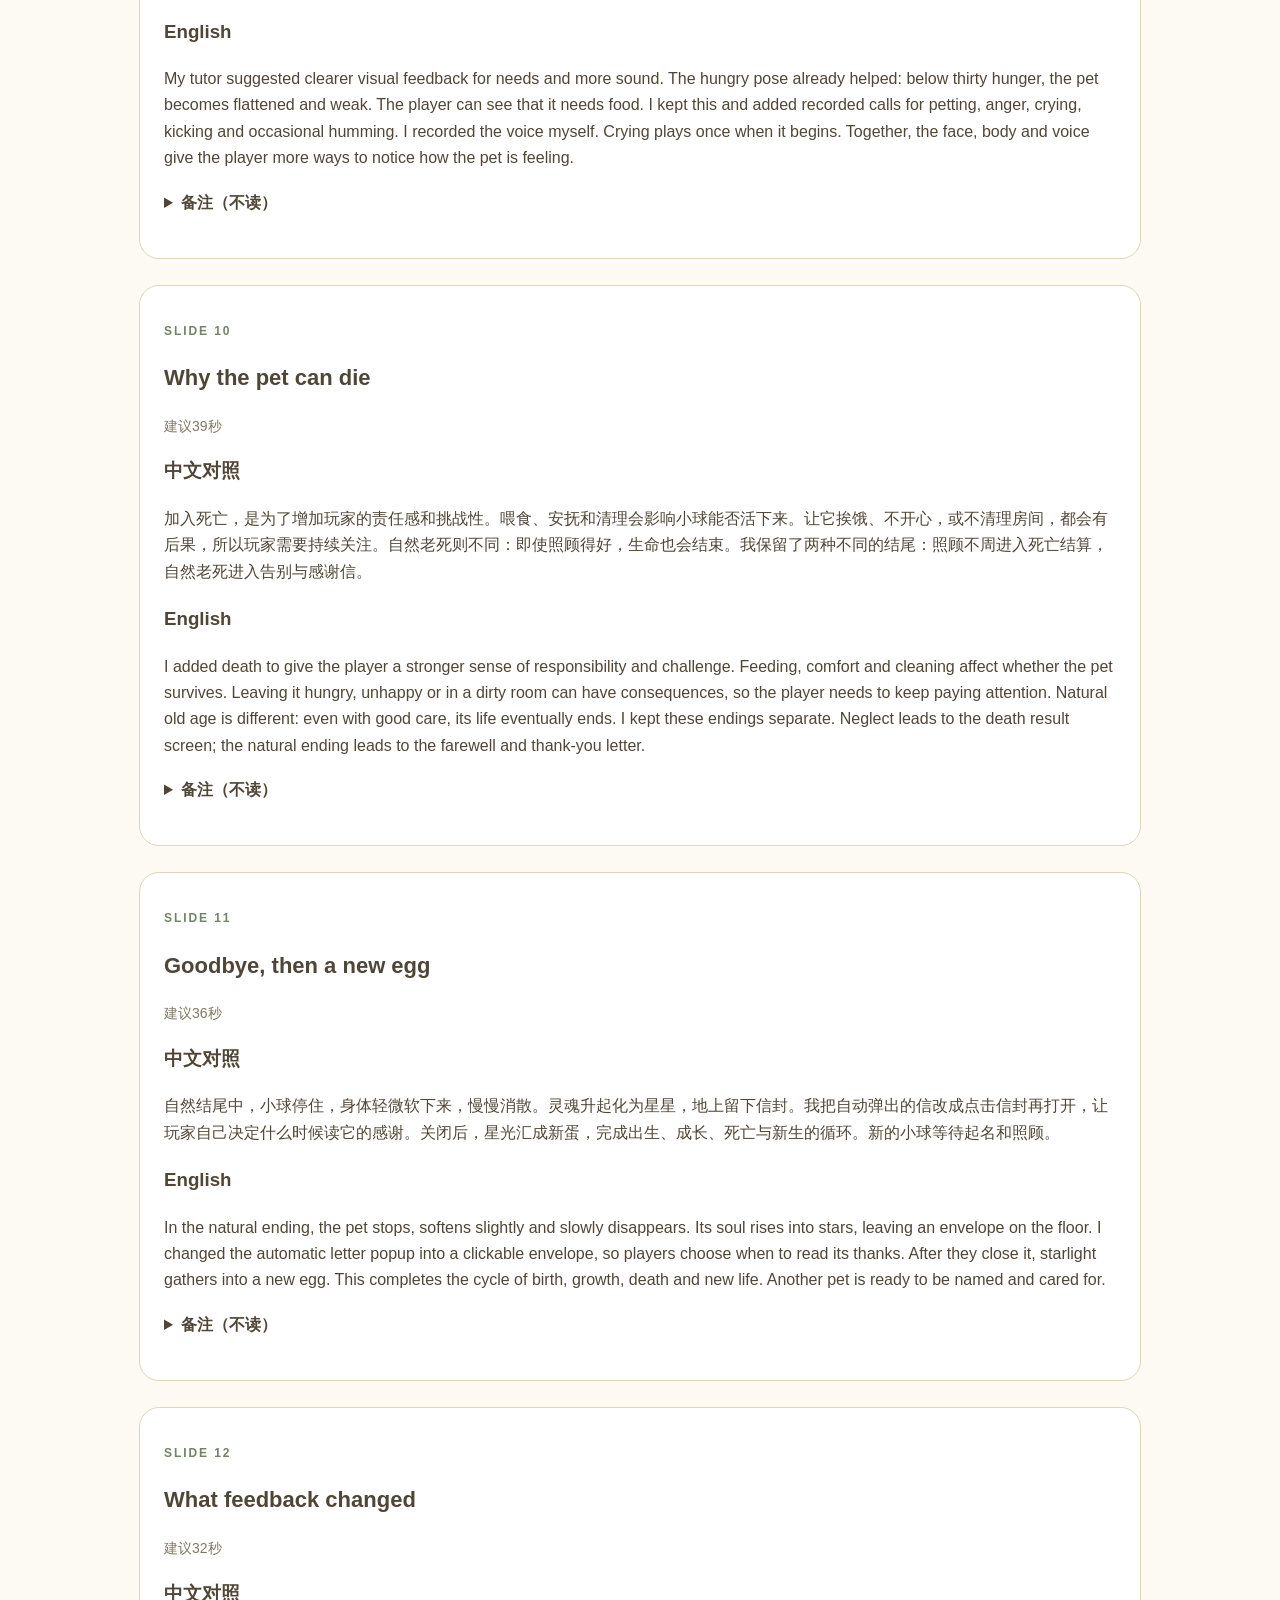
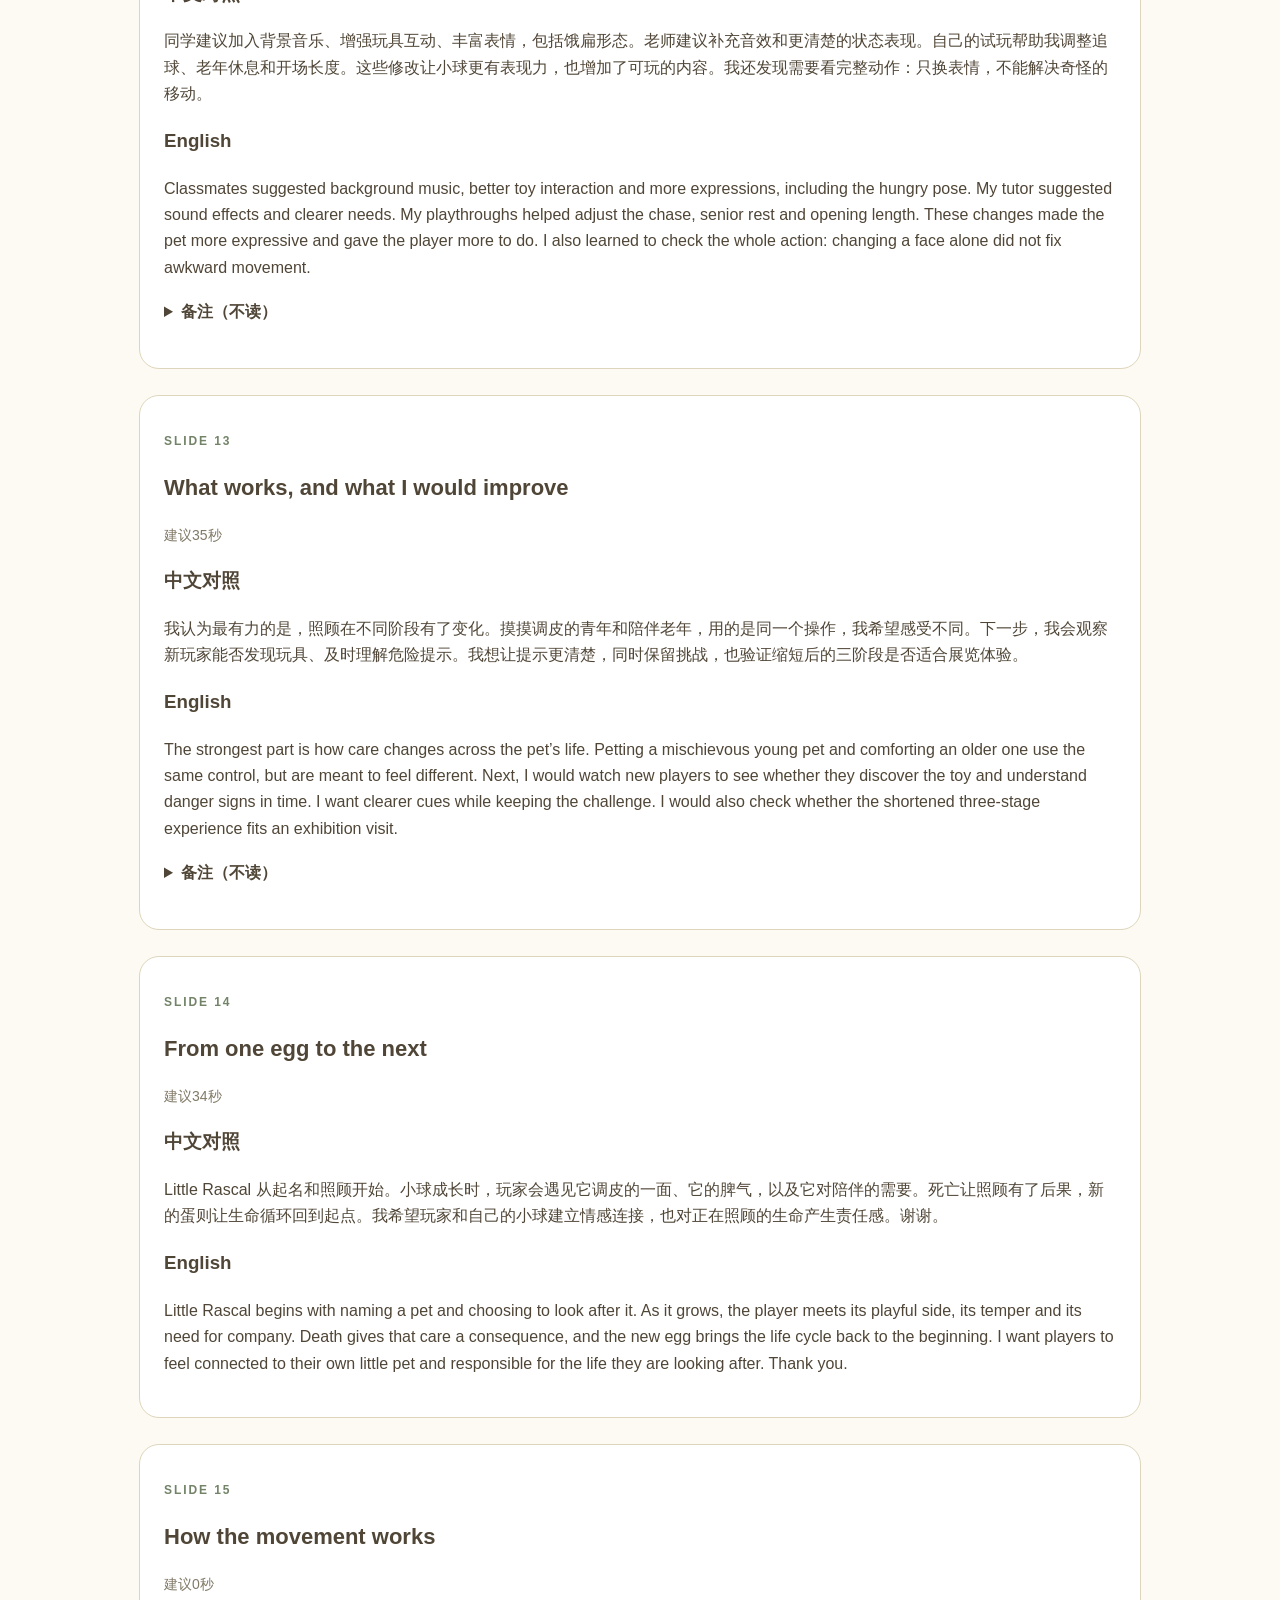
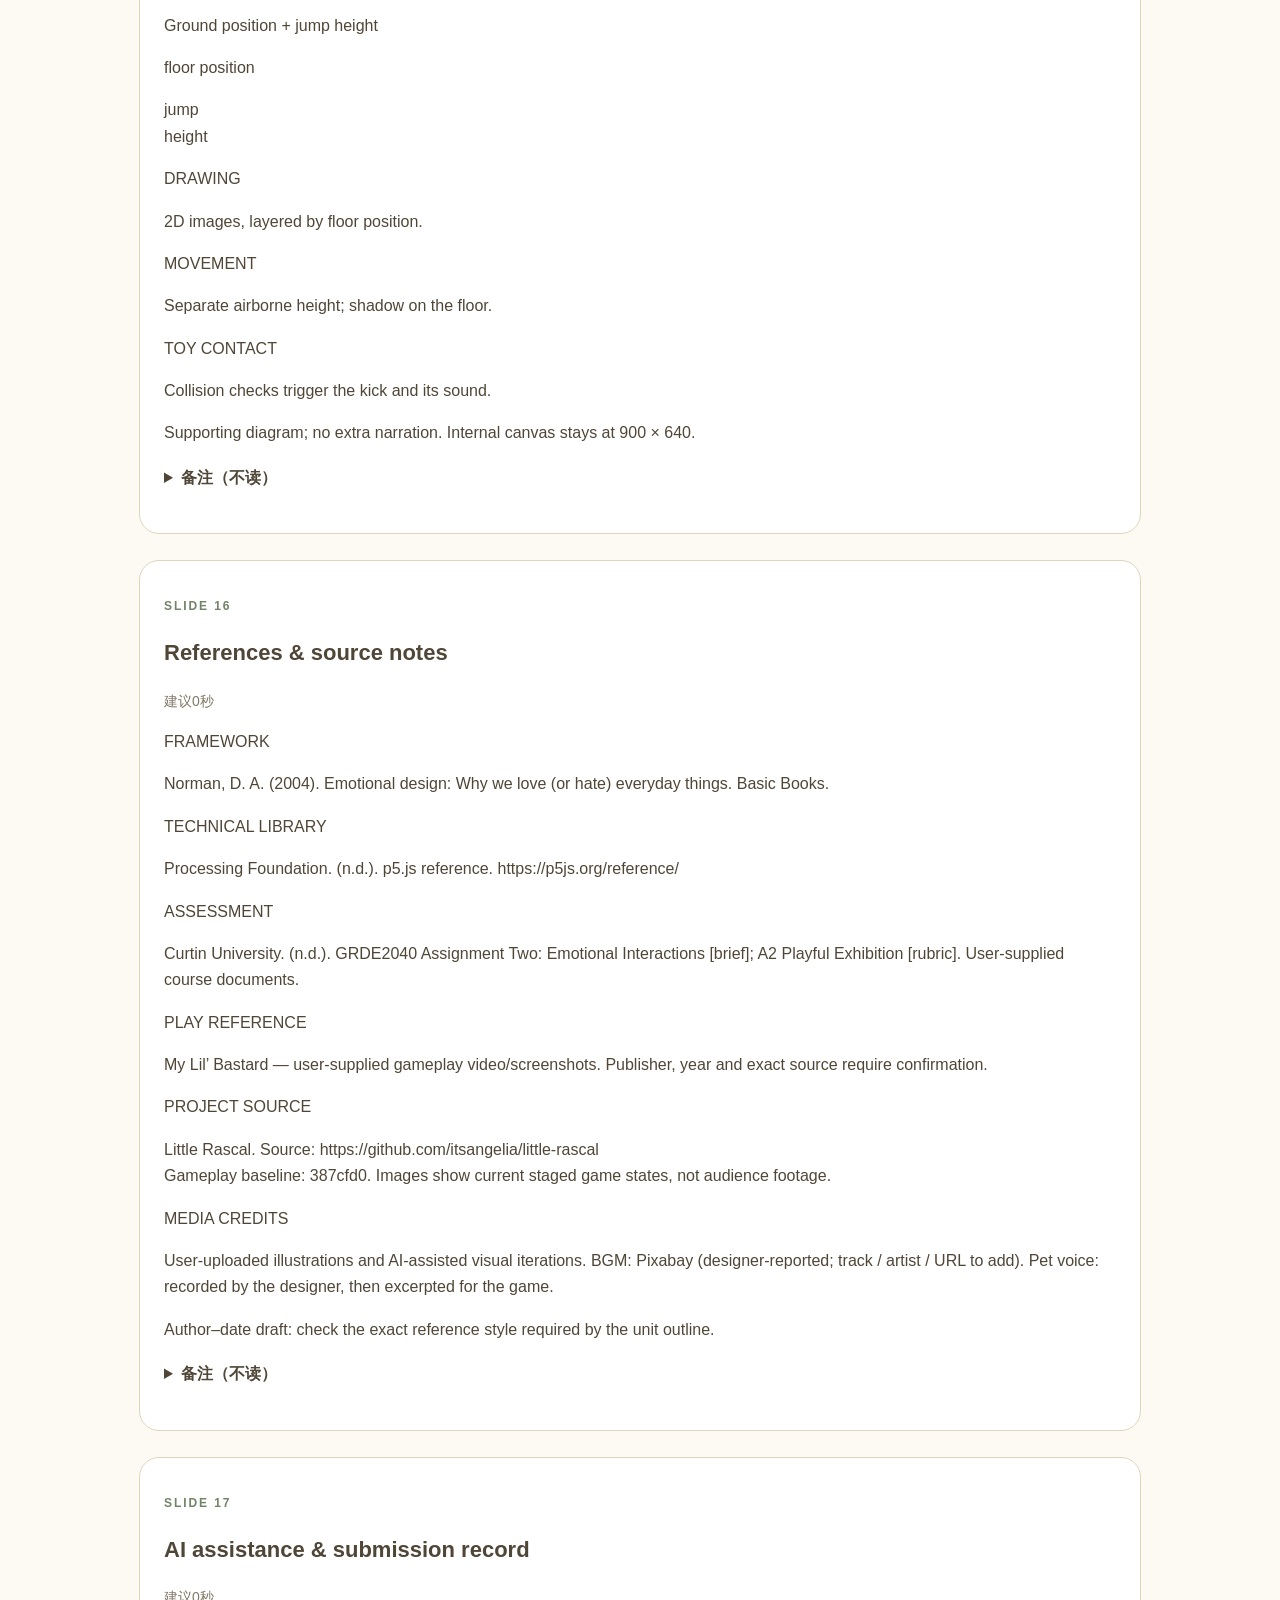
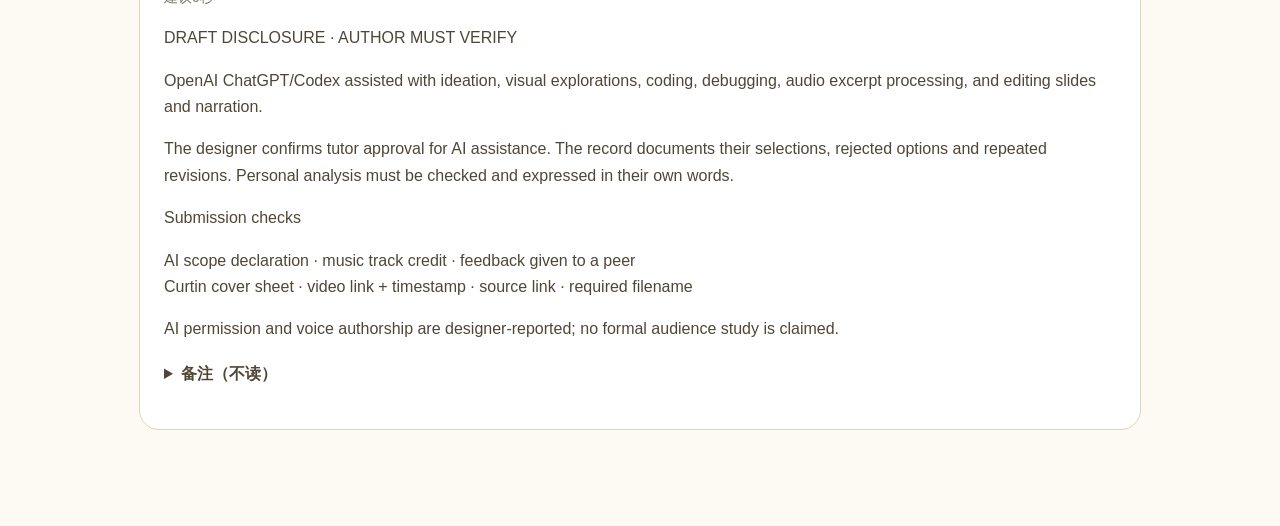
<file: presentation/script.html>
<!doctype html><html lang="zh-CN"><head><meta charset="utf-8"><meta name="viewport" content="width=device-width,initial-scale=1"><title>Little Rascal · Presentation</title><style>*{box-sizing:border-box}body{margin:0;background:#fcfaf2;color:#504637;font-family:Arial,"Noto Sans CJK SC",sans-serif;line-height:1.65}main{max-width:1050px;margin:0 auto;padding:40px 24px 70px}h1{font-family:Georgia,serif;font-size:clamp(34px,6vw,56px);line-height:1.2;margin:8px 0 20px}h2{font-size:22px}a{color:#586e48}nav,.downloads{display:flex;gap:14px;flex-wrap:wrap}.button{display:inline-block;border-radius:14px;background:#728367;color:white;padding:15px 22px;font-weight:bold;text-decoration:none}.secondary{background:#ece5d2;color:#504637}section{background:white;border:1px solid #ded6bc;border-radius:20px;padding:24px;margin:26px 0}img{width:100%;height:auto;border-radius:15px;border:1px solid #ded6bc}.muted{color:#817967}.tag{letter-spacing:.16em;font-size:12px;color:#728367;font-weight:bold}.script p{white-space:pre-line}.time{color:#817967;font-size:14px}details{margin:18px 0}summary{cursor:pointer;font-weight:bold}footer{margin-top:35px;font-size:14px}a:focus-visible{outline:3px solid #cca35a;outline-offset:4px}</style></head><body><main><nav><a href="./?v=plain-v4-total-three-20261025">下载页</a><a download href="Little_Rascal_Speaker_Script_EN_ZH.docx?v=plain-v4-total-three-20261025">下载Word</a></nav><h1>Little Rascal · 演讲稿重写版</h1><p>预计9:25，含两分钟演示。中文用于理解，英文用于口播。备注不读。</p><section class="script"><p class="tag">SLIDE 01</p><h2>Little Rascal</h2><p class="time">建议25秒</p><h3>中文对照</h3><p>大家好，这是 Little Rascal，一个用 p5.js 制作的虚拟宠物游戏。玩家起名，照顾小球经历幼年、青年和老年。我希望他们和自己的小球建立情感连接，对它的生命产生责任感。游戏从一颗蛋开始，循环到下一颗蛋。</p><h3>English</h3><p>Hello, this is Little Rascal, a p5.js virtual pet game. Players name a pet and care for it through childhood, youth and old age. I want them to feel connected to their pet and responsible for its life. The game follows a cycle from one egg to the next.</p></section><section class="script"><p class="tag">SLIDE 02</p><h2>Giving it a name</h2><p class="time">建议32秒</p><h3>中文对照</h3><p>蛋轻轻晃动，暗示玩家点击。流星划过房间，小球出现，然后玩家起名。起名是为了让玩家觉得“这是我的小球”，开始建立情感连接和照顾它的责任感。原来的出场太快，所以我延长了动画，让玩家起名前有时间看清小球。</p><h3>English</h3><p>A gently rocking egg invites the first click. A shooting star crosses the room, and the pet appears. Then the player names it. Naming makes the player feel, “This is my pet.” It starts the emotional connection and the responsibility to look after it. The original arrival was too quick, so I extended it to give players time to see the pet before naming it.</p><details><summary>备注（不读）</summary><p>拟定展览形式：电脑、鼠标及耳机。此处不声称已经举办展览。演示保留点击蛋、流星、角色出现和实际输入名字。</p></details></section><section class="script"><p class="tag">SLIDE 03</p><h2>How the game works</h2><p class="time">建议120秒</p><h3>中文对照</h3><p>接下来是一段简短的游戏录屏。玩家可以喂食、摸摸、扔玩具、清理房间和让小球睡觉。我剪接了不同阶段，展示完整的生命周期。可以留意小球成长后回应的变化。最后，玩家打开信，新的蛋出现。</p><h3>English</h3><p>Here is a short recording of the game. The player can feed the pet, stroke it, throw its toy, clean the room and let it sleep. I have cut between stages to show the full life cycle. Watch how its reactions change as it grows. At the end, the player opens the letter, and a new egg appears.</p><details><summary>备注（不读）</summary><p>本页预留120秒实际录屏；这段口播包含在120秒内。00:00–00:25 蛋/流星/起名；00:25–00:55 喂食/摸摸/拖球与接触后踢球；00:55–01:20 青年表情与拒绝；01:20–02:00 老年休息/要摸摸/自然告别/点信封/新蛋。阶段间清楚剪接，不能称为两分钟连续养完整一生。视频尚未嵌入。</p></details></section><section class="script"><p class="tag">SLIDE 04</p><h2>What I wanted the player to feel</h2><p class="time">建议34秒</p><h3>中文对照</h3><p>诺曼的三个层次帮助解释这些选择。本能层面是第一印象：柔和的房间与小球外形吸引玩家接近。行为层面是喂食、摸摸和玩耍得到的回应。反思层面是照顾的意义：起名让它成为自己的小球；看到它变老、读到最后的信，让玩家回顾自己照顾过的这段生命。</p><h3>English</h3><p>Norman’s three levels help explain these choices. Visceral design is the first impression: the soft room and the pet’s appearance invite the player closer. Behavioural design is the response to feeding, touching and playing. Reflective design is the meaning of that care. Giving the pet a name makes it personal; watching it age and reading its final letter bring the player back to the life they have looked after.</p><details><summary>备注（不读）</summary><p>理论引用：Norman (2004)。描述设计目标，不写成已经测得的玩家情感。</p></details></section><section class="script"><p class="tag">SLIDE 05</p><h2>Three stages, three different responses</h2><p class="time">建议36秒</p><h3>中文对照</h3><p>为了缩短体验，我把中间阶段合并成青年，从四阶段减为三阶段。幼年需要喂食、摸摸和休息；青年更调皮，有时拒绝照顾；老年行动变慢，更依恋玩家。成长和照顾有关：幼年把喂食和摸摸合起来累计三次有效互动，再睡醒才长大。玩家通过照顾参与它的成长。</p><h3>English</h3><p>I reduced four stages to three to shorten the experience, combining the middle stages into Youth. The little one needs feeding, petting and rest. Youth becomes mischievous and sometimes refuses care. The senior slows down and becomes more attached to the player. Growth depends on care: the little one needs three useful feeding or petting interactions in total, then its next sleep. Looking after it lets the player take part in its growth.</p><details><summary>备注（不读）</summary><p>实际顺序child→adult→elder，界面显示Little One/Youth/Senior。青年仍为两次有效喂食＋两次其他照顾后睡醒。计数达标不会立即变形。四减三是已经实施的时长优化。 幼年是喂食或摸摸合计三次，不是各三次；任意组合均可。三次喂食、三次摸摸或混合组合皆已浏览器验证。</p></details></section><section class="script"><p class="tag">SLIDE 06</p><h2>Making the toy something to play with</h2><p class="time">建议34秒</p><h3>中文对照</h3><p>最初，玩耍是一个按钮。我把玩具放进房间，让玩家可以拿起并扔出去。早期追球像是碰不到球，移动也太快。我改成慢一点接近，接触时轻轻踢出去。碰到时玩具才移动，踢中还有短叫声，让互动更容易看懂。</p><h3>English</h3><p>Playing started as a button. I put a toy in the room so the player could pick it up and throw it. The early chase looked disconnected, and the pet moved too fast. I changed this to a slower approach and a small kick at contact. The toy moves when the pet touches it, with a short call on the kick. This makes the interaction easier to follow.</p><details><summary>备注（不读）</summary><p>前后对比来自作者在本对话的具体反馈。图片展示当前游戏，不伪造早期截图。保留玩家扔球、宠物接近和接触动作同框。</p></details></section><section class="script"><p class="tag">SLIDE 07</p><h2>Youth has a temper</h2><p class="time">建议35秒</p><h3>中文对照</h3><p>我把青年设计得更调皮。它对喂食、摸摸和玩耍有百分之二十五的基础拒绝概率。它会躲开摸摸，或者生气地踢走玩具。重复操作或需求已满时，会无语、站着不动。我希望玩家留意这些反应，调整照顾方式。表情和动作表现它是高兴、厌烦，还是不想玩。</p><h3>English</h3><p>I made Youth more mischievous. It has a twenty-five percent baseline chance of refusing food, petting or play. It may jump away from a touch or angrily kick the toy away. Repetition or a full need can make it look unimpressed and stay still. I want the player to notice these reactions and adjust their care. Its face and movements show when it is happy, annoyed or unwilling to play.</p><details><summary>备注（不读）</summary><p>满值、重复操作及危急安抚有优先级，所以25%是基础随机概率。低心情时摸摸保留安抚通道。无语与愤怒各扣一次心情，不把拒绝描述为没有后果。</p></details></section><section class="script"><p class="tag">SLIDE 08</p><h2>Older and more attached to the player</h2><p class="time">建议35秒</p><h3>中文对照</h3><p>老年行动变慢，也更依恋玩家，会通过气泡请求摸摸。青年有时拒绝关注，老年却主动要陪伴。动作改了几次：整体放慢像慢放，贴地走又不适合它。我保留连续三次缓慢的小跳，再休息约三秒。它还是原来的小球，只是变老了。</p><h3>English</h3><p>The senior becomes slower and more attached to the player. It asks to be petted through a thought bubble. Youth sometimes refuses attention; the senior actively asks for it. Getting the movement right took several revisions. Slowing everything looked like slow motion, and walking did not suit it. I kept three small, slower hops followed by about three seconds of rest. It still looks like the same pet, but older.</p><details><summary>备注（不读）</summary><p>老年主动要摸摸气泡在自然离世前出现三次，忙碌时会推迟。老年不主动发起玩球；仍可回应玩家扔球。</p></details></section><section class="script"><p class="tag">SLIDE 09</p><h2>Showing how the pet feels</h2><p class="time">建议38秒</p><h3>中文对照</h3><p>老师建议把状态表现得更直观，并补充声音。原有的饿扁形态已经有这个作用：饥饿数值低于三十，小球会变扁、没精神，玩家能看出它需要吃东西。我保留这个表现，并加入摸摸、生气、哭泣、踢球和自然哼哼的叫声。声音是我自己录制的；哭声只在开始哭泣时播放一次。表情、身体和声音一起帮助玩家留意它的状态。</p><h3>English</h3><p>My tutor suggested clearer visual feedback for needs and more sound. The hungry pose already helped: below thirty hunger, the pet becomes flattened and weak. The player can see that it needs food. I kept this and added recorded calls for petting, anger, crying, kicking and occasional humming. I recorded the voice myself. Crying plays once when it begins. Together, the face, body and voice give the player more ways to notice how the pet is feeling.</p><details><summary>备注（不读）</summary><p>气泡目前用于老年请求摸摸，不把老师建议写成“所有需求已改为气泡”。音乐按钮只关闭背景音乐。</p></details></section><section class="script"><p class="tag">SLIDE 10</p><h2>Why the pet can die</h2><p class="time">建议39秒</p><h3>中文对照</h3><p>加入死亡，是为了增加玩家的责任感和挑战性。喂食、安抚和清理会影响小球能否活下来。让它挨饿、不开心，或不清理房间，都会有后果，所以玩家需要持续关注。自然老死则不同：即使照顾得好，生命也会结束。我保留了两种不同的结尾：照顾不周进入死亡结算，自然老死进入告别与感谢信。</p><h3>English</h3><p>I added death to give the player a stronger sense of responsibility and challenge. Feeding, comfort and cleaning affect whether the pet survives. Leaving it hungry, unhappy or in a dirty room can have consequences, so the player needs to keep paying attention. Natural old age is different: even with good care, its life eventually ends. I kept these endings separate. Neglect leads to the death result screen; the natural ending leads to the farewell and thank-you letter.</p><details><summary>备注（不读）</summary><p>实际规则只留在备注：饥饿或心情为0持续8秒；每个粑粑6秒发臭，产生13秒后可病死。老年通常累计80秒可见活跃时间后自然离世，可被忙碌/气泡推迟。口播不堆时间参数。</p></details></section><section class="script"><p class="tag">SLIDE 11</p><h2>Goodbye, then a new egg</h2><p class="time">建议36秒</p><h3>中文对照</h3><p>自然结尾中，小球停住，身体轻微软下来，慢慢消散。灵魂升起化为星星，地上留下信封。我把自动弹出的信改成点击信封再打开，让玩家自己决定什么时候读它的感谢。关闭后，星光汇成新蛋，完成出生、成长、死亡与新生的循环。新的小球等待起名和照顾。</p><h3>English</h3><p>In the natural ending, the pet stops, softens slightly and slowly disappears. Its soul rises into stars, leaving an envelope on the floor. I changed the automatic letter popup into a clickable envelope, so players choose when to read its thanks. After they close it, starlight gathers into a new egg. This completes the cycle of birth, growth, death and new life. Another pet is ready to be named and cared for.</p><details><summary>备注（不读）</summary><p>不声称新蛋保存上一世名字、存档或记忆。感谢信原文保持作者提供版本；不在信上增加死因。</p></details></section><section class="script"><p class="tag">SLIDE 12</p><h2>What feedback changed</h2><p class="time">建议32秒</p><h3>中文对照</h3><p>同学建议加入背景音乐、增强玩具互动、丰富表情，包括饿扁形态。老师建议补充音效和更清楚的状态表现。自己的试玩帮助我调整追球、老年休息和开场长度。这些修改让小球更有表现力，也增加了可玩的内容。我还发现需要看完整动作：只换表情，不能解决奇怪的移动。</p><h3>English</h3><p>Classmates suggested background music, better toy interaction and more expressions, including the hungry pose. My tutor suggested sound effects and clearer needs. My playthroughs helped adjust the chase, senior rest and opening length. These changes made the pet more expressive and gave the player more to do. I also learned to check the whole action: changing a face alone did not fix awkward movement.</p><details><summary>备注（不读）</summary><p>根据作者回忆的同学建议、转述的老师意见和已有开发记录，不增添人数、日期、引语或正式研究结果。brief要求给同学的建设性反馈仍需作者提供真实例子。</p></details></section><section class="script"><p class="tag">SLIDE 13</p><h2>What works, and what I would improve</h2><p class="time">建议35秒</p><h3>中文对照</h3><p>我认为最有力的是，照顾在不同阶段有了变化。摸摸调皮的青年和陪伴老年，用的是同一个操作，我希望感受不同。下一步，我会观察新玩家能否发现玩具、及时理解危险提示。我想让提示更清楚，同时保留挑战，也验证缩短后的三阶段是否适合展览体验。</p><h3>English</h3><p>The strongest part is how care changes across the pet’s life. Petting a mischievous young pet and comforting an older one use the same control, but are meant to feel different. Next, I would watch new players to see whether they discover the toy and understand danger signs in time. I want clearer cues while keeping the challenge. I would also check whether the shortened three-stage experience fits an exhibition visit.</p><details><summary>备注（不读）</summary><p>这是基于当前作品的分析与下一步计划，不声称已完成独立观众研究。拟定展览为单人电脑交互；当前不是多人装置。</p></details></section><section class="script"><p class="tag">SLIDE 14</p><h2>From one egg to the next</h2><p class="time">建议34秒</p><h3>中文对照</h3><p>Little Rascal 从起名和照顾开始。小球成长时，玩家会遇见它调皮的一面、它的脾气，以及它对陪伴的需要。死亡让照顾有了后果，新的蛋则让生命循环回到起点。我希望玩家和自己的小球建立情感连接，也对正在照顾的生命产生责任感。谢谢。</p><h3>English</h3><p>Little Rascal begins with naming a pet and choosing to look after it. As it grows, the player meets its playful side, its temper and its need for company. Death gives that care a consequence, and the new egg brings the life cycle back to the beginning. I want players to feel connected to their own little pet and responsible for the life they are looking after. Thank you.</p></section><section class="script"><p class="tag">SLIDE 15</p><h2>How the movement works</h2><p class="time">建议0秒</p><p></p><p>Ground position + jump height</p><p></p><p>floor position</p><p>jump
height</p><p>DRAWING</p><p>2D images, layered by floor position.</p><p>MOVEMENT</p><p>Separate airborne height; shadow on the floor.</p><p>TOY CONTACT</p><p>Collision checks trigger the kick and its sound.</p><p>Supporting diagram; no extra narration. Internal canvas stays at 900 × 640.</p><details><summary>备注（不读）</summary><p>补充说明，不占正文口播。p5.js二维绘制；地面坐标与跳跃高度分离；影子贴地；按地面Y排序。球与宠物的接触检测单独决定踢球。内部900×640，CSS仅适配显示。避免把坐标分离误说成足以实现接触检测。</p></details></section><section class="script"><p class="tag">SLIDE 16</p><h2>References &amp; source notes</h2><p class="time">建议0秒</p><p>FRAMEWORK</p><p>Norman, D. A. (2004). Emotional design: Why we love (or hate) everyday things. Basic Books.</p><p>TECHNICAL LIBRARY</p><p>Processing Foundation. (n.d.). p5.js reference. https://p5js.org/reference/</p><p>ASSESSMENT</p><p>Curtin University. (n.d.). GRDE2040 Assignment Two: Emotional Interactions [brief]; A2 Playful Exhibition [rubric]. User-supplied course documents.</p><p>PLAY REFERENCE</p><p>My Lil’ Bastard — user-supplied gameplay video/screenshots. Publisher, year and exact source require confirmation.</p><p>PROJECT SOURCE</p><p>Little Rascal. Source: https://github.com/itsangelia/little-rascal
Gameplay baseline: 387cfd0. Images show current staged game states, not audience footage.</p><p>MEDIA CREDITS</p><p>User-uploaded illustrations and AI-assisted visual iterations. BGM: Pixabay (designer-reported; track / artist / URL to add). Pet voice: recorded by the designer, then excerpted for the game.</p><p>Author–date draft: check the exact reference style required by the unit outline.</p><details><summary>备注（不读）</summary><p>引用采用作者—年份草稿，最终按unit outline规定格式统一。老师已许可AI辅助（作者确认）。叫声为作者本人录制（作者确认）。BGM平台Pixabay（作者原写pixaboy），具体曲名/作者/下载链接待补。参考游戏发布信息仍待核实。</p></details></section><section class="script"><p class="tag">SLIDE 17</p><h2>AI assistance &amp; submission record</h2><p class="time">建议0秒</p><p>DRAFT DISCLOSURE · AUTHOR MUST VERIFY</p><p>OpenAI ChatGPT/Codex assisted with ideation, visual explorations, coding, debugging, audio excerpt processing, and editing slides and narration.</p><p>The designer confirms tutor approval for AI assistance. The record documents their selections, rejected options and repeated revisions. Personal analysis must be checked and expressed in their own words.</p><p></p><p>Submission checks</p><p>AI scope declaration · music track credit · feedback given to a peer
Curtin cover sheet · video link + timestamp · source link · required filename</p><p>AI permission and voice authorship are designer-reported; no formal audience study is claimed.</p><details><summary>备注（不读）</summary><p>作者确认已获老师许可使用AI辅助，叫声音频由本人录制，BGM来源为pixaboy（按Pixabay理解）。声明仍需作者核实实际范围并按课程规定签署；不得把这一确认写成助手独立验证的许可证。音乐曲名、作者及具体链接还未提供。brief要求反思自己给同学的反馈，目前未提供具体例子。</p></details></section></main></body></html>
</file>
